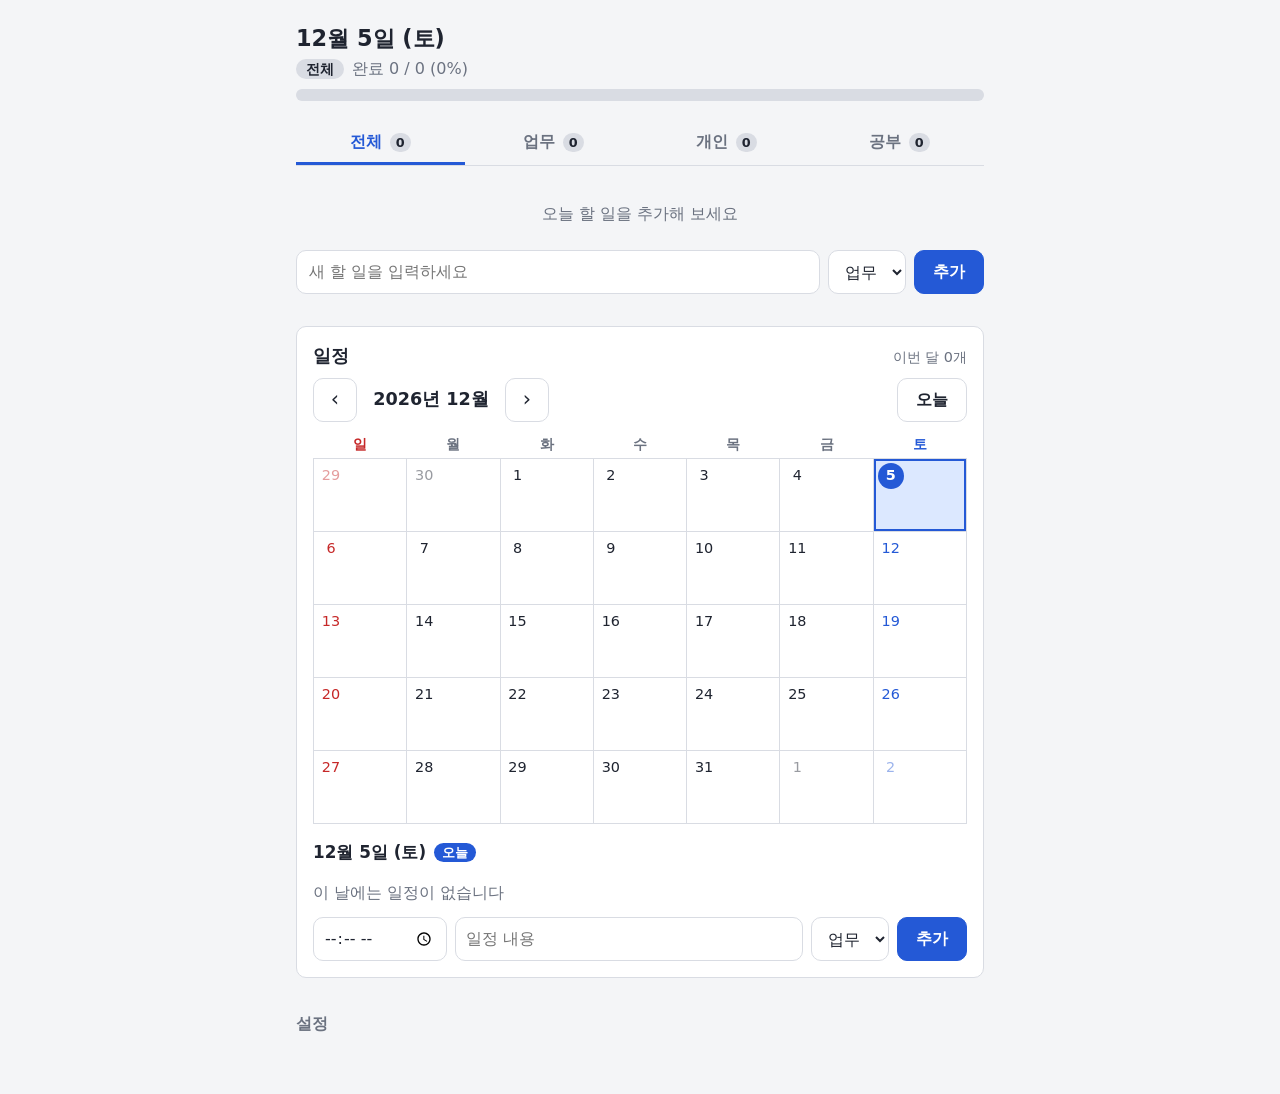
<file: index.html>
<!DOCTYPE html>
<html lang="ko">
<head>
  <meta charset="utf-8">
  <meta name="viewport" content="width=device-width, initial-scale=1">
  <title>할 일 관리</title>
  <meta name="theme-color" content="#2459d6">
  <link rel="manifest" href="manifest.json">
  <link rel="icon" type="image/png" href="icons/icon-192.png">
  <link rel="apple-touch-icon" href="icons/apple-touch-icon.png">
  <meta name="apple-mobile-web-app-capable" content="yes">
  <meta name="mobile-web-app-capable" content="yes">
  <meta name="apple-mobile-web-app-title" content="할 일">
  <link rel="stylesheet" href="style.css">
  <script src="app.js" defer></script>
</head>
<body>
  <main class="app">
    <!-- 1. 알림 배너 (확인 전에는 닫히지 않음) -->
    <div class="banner" id="reminder-banner" role="status" hidden>
      <div class="banner__body">
        <p class="banner__text">오늘 할 일 <strong id="reminder-count">0</strong>개<span id="reminder-ev-part" hidden>, 일정 <strong id="reminder-ev-count">0</strong>개</span>를 확인하세요</p>
        <ul class="banner__events" id="reminder-events" aria-label="오늘 일정" hidden></ul>
      </div>
      <button type="button" class="btn btn--primary" id="reminder-ack">확인</button>
    </div>

    <!-- 새 버전 안내 (서비스 워커가 있는 환경에서만 나타남) -->
    <div class="banner banner--update" id="update-banner" role="status" hidden>
      <p class="banner__text">새 버전이 있습니다</p>
      <button type="button" class="btn btn--primary" id="update-reload">새로고침</button>
    </div>

    <!-- 저장 실패 경고 -->
    <p class="warning" id="storage-warning" role="alert" hidden>저장할 수 없습니다. 사생활 모드인지 확인하세요</p>

    <!-- 2. 진행률 -->
    <section class="progress" aria-labelledby="progress-title">
      <h1 id="progress-title" class="progress__date">
        <time datetime="2026-11-22">2026년 11월 22일 (일)</time>
      </h1>
      <p class="progress__summary" id="progress-summary">
        <span class="progress__scope" id="progress-scope">전체</span>
        <span id="progress-text">완료 0 / 0 (0%)</span>
      </p>
      <progress class="progress__bar" id="progress-bar" value="0" max="100" aria-label="전체 진행률">0%</progress>
      <p class="progress__done" id="progress-done" role="status"></p>
    </section>

    <!-- 3. 카테고리 탭 -->
    <div class="tabs" id="tabs" role="tablist" aria-label="카테고리 필터">
      <button type="button" class="tab" role="tab" id="tab-all" data-tab="all" aria-selected="true" tabindex="0" aria-controls="todo-list">
        전체 <span class="tab__count">0</span>
      </button>
      <button type="button" class="tab" role="tab" id="tab-work" data-tab="work" aria-selected="false" tabindex="-1" aria-controls="todo-list">
        업무 <span class="tab__count">0</span>
      </button>
      <button type="button" class="tab" role="tab" id="tab-personal" data-tab="personal" aria-selected="false" tabindex="-1" aria-controls="todo-list">
        개인 <span class="tab__count">0</span>
      </button>
      <button type="button" class="tab" role="tab" id="tab-study" data-tab="study" aria-selected="false" tabindex="-1" aria-controls="todo-list">
        공부 <span class="tab__count">0</span>
      </button>
    </div>

    <!-- 5. 할 일 목록 (항목은 app.js의 render()가 그림) -->
    <ul class="todo-list" id="todo-list" role="tabpanel" aria-labelledby="tab-all"></ul>
    <p class="empty" id="empty-state" hidden>오늘 할 일을 추가해 보세요</p>

    <!-- 4. 입력 줄 (모바일에서는 하단 고정) -->
    <form class="add-form" id="add-form" autocomplete="off" novalidate>
      <label class="add-form__title" for="new-title">
        <span class="visually-hidden">새 할 일</span>
        <input type="text" id="new-title" name="title" maxlength="100" required placeholder="새 할 일을 입력하세요">
      </label>
      <label class="add-form__category" for="new-category">
        <span class="visually-hidden">카테고리</span>
        <select id="new-category" name="category">
          <option value="work">업무</option>
          <option value="personal">개인</option>
          <option value="study">공부</option>
        </select>
      </label>
      <button type="submit" class="btn btn--primary">추가</button>
    </form>

    <!-- 6. 일정 (달력과 칸은 app.js의 renderSchedule()이 그림) -->
    <section class="schedule" id="schedule" aria-labelledby="schedule-title">
      <div class="schedule__head">
        <h2 id="schedule-title" class="schedule__title">일정</h2>
        <span class="schedule__count" id="month-count">이번 달 0개</span>
      </div>
      <div class="cal-nav">
        <button type="button" class="cal-nav__btn" id="cal-prev" aria-label="이전 달">‹</button>
        <h3 class="cal-nav__month" id="cal-month" aria-live="polite">2026년 11월</h3>
        <button type="button" class="cal-nav__btn" id="cal-next" aria-label="다음 달">›</button>
        <button type="button" class="btn cal-nav__today" id="cal-today">오늘</button>
      </div>
      <table class="cal" role="grid" aria-labelledby="cal-month">
        <thead>
          <tr>
            <th scope="col" class="is-sun"><abbr title="일요일">일</abbr></th>
            <th scope="col"><abbr title="월요일">월</abbr></th>
            <th scope="col"><abbr title="화요일">화</abbr></th>
            <th scope="col"><abbr title="수요일">수</abbr></th>
            <th scope="col"><abbr title="목요일">목</abbr></th>
            <th scope="col"><abbr title="금요일">금</abbr></th>
            <th scope="col" class="is-sat"><abbr title="토요일">토</abbr></th>
          </tr>
        </thead>
        <tbody id="cal-body"></tbody>
      </table>

      <div class="day" aria-labelledby="day-title">
        <h3 class="day__title" id="day-title">11월 22일 (일)</h3>
        <ul class="event-list" id="event-list"></ul>
        <p class="day__empty" id="event-empty" hidden>이 날에는 일정이 없습니다</p>
        <form class="event-form" id="event-form" autocomplete="off" novalidate>
          <label class="event-form__time" for="event-time">
            <span class="visually-hidden">시각(선택)</span>
            <input type="time" id="event-time" name="time">
          </label>
          <label class="event-form__title" for="event-title">
            <span class="visually-hidden">일정 내용</span>
            <input type="text" id="event-title" name="title" maxlength="100" required placeholder="일정 내용">
          </label>
          <label class="event-form__category" for="event-category">
            <span class="visually-hidden">일정 카테고리</span>
            <select id="event-category" name="category">
              <option value="work">업무</option>
              <option value="personal">개인</option>
              <option value="study">공부</option>
            </select>
          </label>
          <button type="submit" class="btn btn--primary">추가</button>
        </form>
      </div>
    </section>

    <!-- 설정 -->
    <details class="settings" id="settings">
      <summary>설정</summary>
      <div class="settings__body">
        <label class="settings__row" for="reminder-time">
          <span>알림 시각 (매일)</span>
          <input type="time" id="reminder-time" value="08:00">
        </label>
        <div class="settings__row" id="notify-row" hidden>
          <span>시스템 알림</span>
          <button type="button" class="btn" id="notify-btn">알림 켜기</button>
        </div>
        <p class="settings__status" id="notify-status"></p>
        <div class="settings__row settings__row--backup">
          <span>백업</span>
          <span class="settings__buttons">
            <button type="button" class="btn" id="export-btn">내보내기</button>
            <button type="button" class="btn" id="import-btn">가져오기</button>
            <input type="file" id="import-file" accept=".json,application/json" hidden>
          </span>
        </div>
        <p class="settings__status" id="backup-msg" aria-live="polite"></p>
      </div>
    </details>
  </main>

  <!-- 삭제 실행 취소 토스트 (항상 존재하는 live 영역) -->
  <div class="toast" id="toast" aria-live="polite"></div>
</body>
</html>
</file>
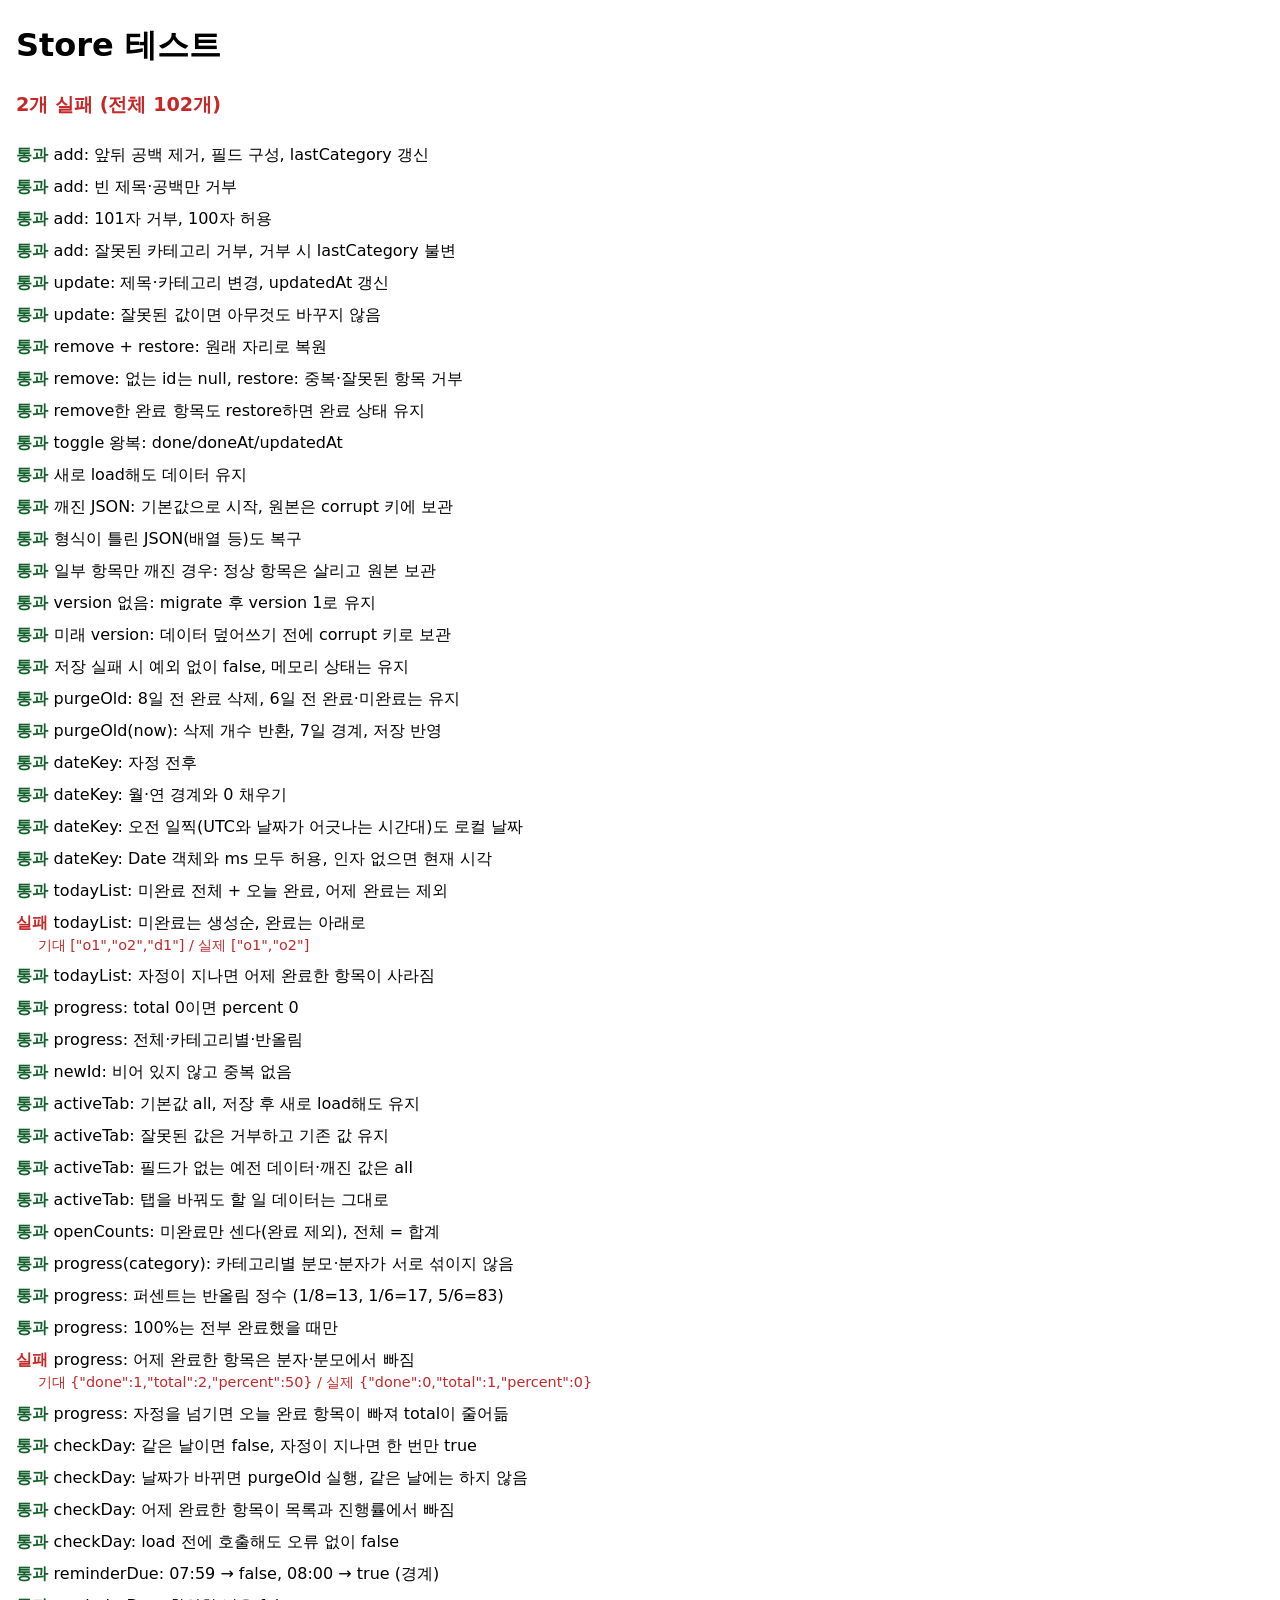
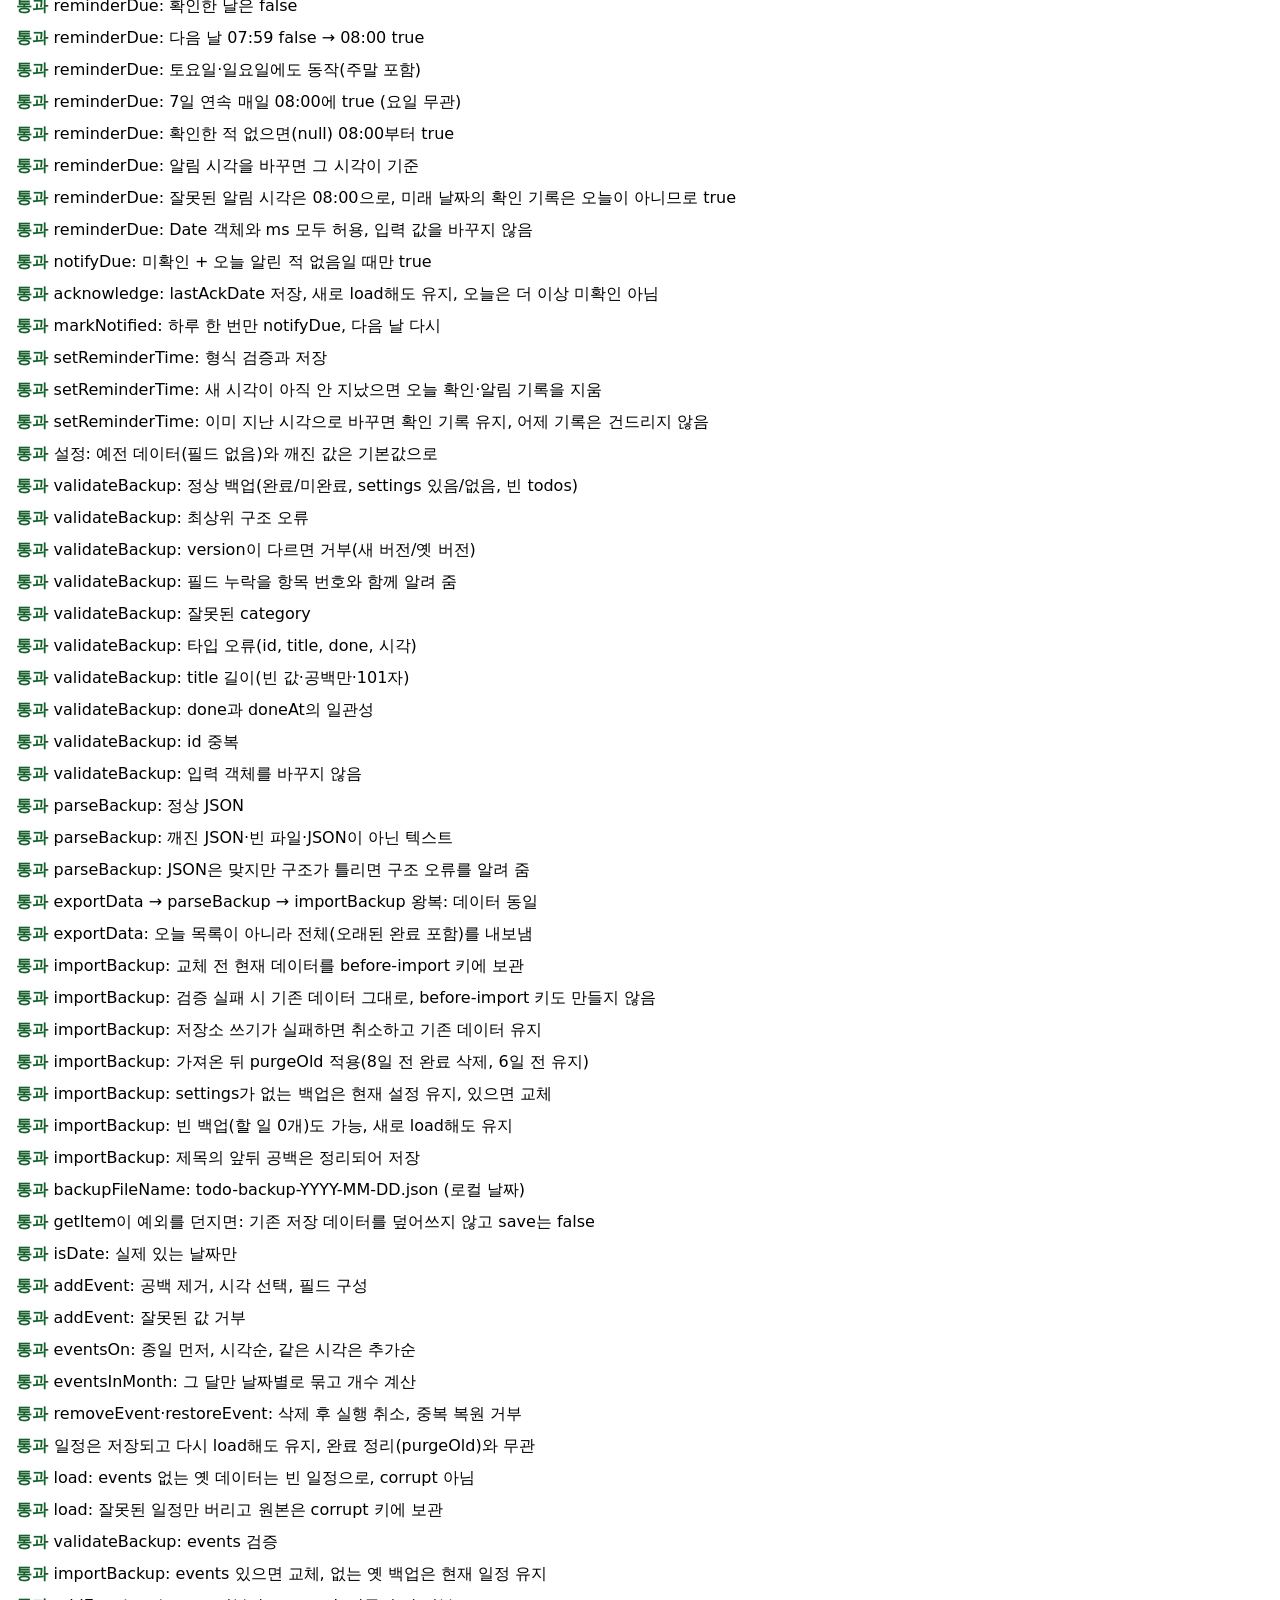
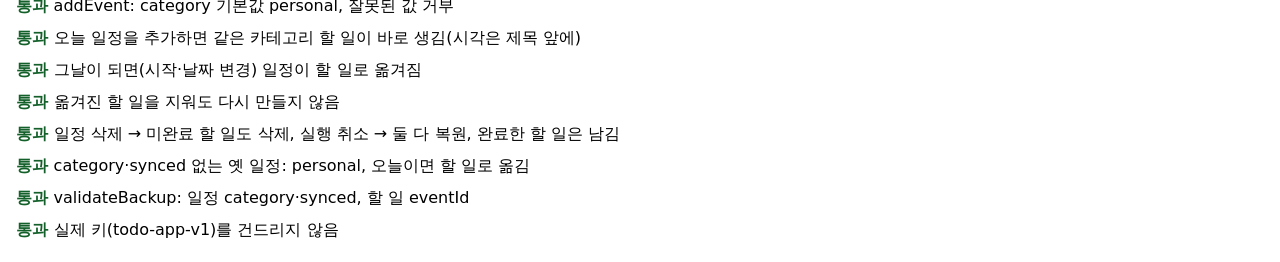
<file: tests.html>
<!DOCTYPE html>
<html lang="ko">
<head>
  <meta charset="utf-8">
  <meta name="viewport" content="width=device-width, initial-scale=1">
  <title>Store 테스트</title>
  <style>
    body { font-family: system-ui, -apple-system, "Malgun Gothic", sans-serif; margin: 16px; line-height: 1.5; }
    #summary { font-size: 1.2rem; font-weight: 700; }
    #summary.pass { color: #14602a; }
    #summary.fail { color: #c62828; }
    ul { list-style: none; padding: 0; }
    li { padding: 4px 0; }
    .pass-mark { color: #14602a; font-weight: 700; }
    .fail-mark { color: #c62828; font-weight: 700; }
    .msg { color: #c62828; margin-left: 1.5em; font-size: 0.9rem; white-space: pre-wrap; }
  </style>
  <!-- 화면 요소(#todo-list)가 없으므로 app.js는 Store만 정의한다 -->
  <script src="app.js"></script>
</head>
<body>
  <h1>Store 테스트</h1>
  <p id="summary">실행 중…</p>
  <ul id="results"></ul>

  <script>
    var TEST_KEY = 'todo-app-test-v1';          // 실제 키("todo-app-v1")와 분리
    var CORRUPT_KEY = TEST_KEY + '-corrupt';
    var BEFORE_KEY = TEST_KEY + '-before-import';
    var REAL_KEY = 'todo-app-v1';
    var realBefore = localStorage.getItem(REAL_KEY);
    var realBeforeImport = localStorage.getItem(REAL_KEY + '-before-import');

    var results = [];
    function test(name, fn) {
      try { reset(); fn(); results.push({ name: name, ok: true }); }
      catch (e) { results.push({ name: name, ok: false, msg: e.message }); }
    }
    function ok(cond, msg) { if (!cond) throw new Error(msg || '조건 불일치'); }
    function eq(actual, expected, msg) {
      if (JSON.stringify(actual) !== JSON.stringify(expected)) {
        throw new Error((msg ? msg + ': ' : '') + '기대 ' + JSON.stringify(expected) + ' / 실제 ' + JSON.stringify(actual));
      }
    }
    function reset() {
      Store.configure({ key: TEST_KEY, clock: null });
      localStorage.removeItem(TEST_KEY);
      localStorage.removeItem(CORRUPT_KEY);
      localStorage.removeItem(BEFORE_KEY);
      Store.load();
    }
    // 로컬 시간 기준 ms
    function L(y, m, d, h, mi, s, ms) { return new Date(y, m - 1, d, h || 0, mi || 0, s || 0, ms || 0).getTime(); }
    function setNow(ms) { Store.configure({ clock: function () { return ms; } }); }
    // 저장소를 직접 써서 상태를 만든 뒤 새로 load
    function seed(obj) { localStorage.setItem(TEST_KEY, JSON.stringify(obj)); Store.load(); }
    function todo(id, o) {
      return { id: id, title: o.title || id, category: o.category || 'work', done: !!o.done,
        createdAt: o.createdAt, doneAt: o.doneAt === undefined ? null : o.doneAt, updatedAt: o.createdAt };
    }
    var DAY = 24 * 60 * 60 * 1000;

    /* ---- 추가 ---- */
    test('add: 앞뒤 공백 제거, 필드 구성, lastCategory 갱신', function () {
      setNow(1000);
      var t = Store.add('  우유 사기  ', 'personal');
      ok(t, 'add가 null');
      eq(t.title, '우유 사기');
      eq([t.category, t.done, t.doneAt, t.createdAt, t.updatedAt], ['personal', false, null, 1000, 1000]);
      ok(typeof t.id === 'string' && t.id.length > 0, 'id 없음');
      eq(Store.getSettings().lastCategory, 'personal');
    });
    test('add: 빈 제목·공백만 거부', function () {
      eq(Store.add('', 'work'), null);
      eq(Store.add('   ', 'work'), null);
      eq(Store.add(null, 'work'), null);
      eq(Store.todayList().length, 0);
    });
    test('add: 101자 거부, 100자 허용', function () {
      eq(Store.add(new Array(102).join('가'), 'work'), null, '101자');
      ok(Store.add(new Array(101).join('가'), 'work'), '100자는 허용');
      eq(Store.todayList().length, 1);
    });
    test('add: 잘못된 카테고리 거부, 거부 시 lastCategory 불변', function () {
      eq(Store.add('x', 'play'), null);
      eq(Store.add('x'), null);
      eq(Store.getSettings().lastCategory, 'work');
    });

    /* ---- 수정 ---- */
    test('update: 제목·카테고리 변경, updatedAt 갱신', function () {
      setNow(1000); var t = Store.add('a', 'work');
      setNow(2000); var u = Store.update(t.id, { title: ' b ', category: 'study' });
      eq([u.title, u.category, u.updatedAt, u.createdAt], ['b', 'study', 2000, 1000]);
    });
    test('update: 잘못된 값이면 아무것도 바꾸지 않음', function () {
      var t = Store.add('a', 'work');
      eq(Store.update(t.id, { title: '   ' }), null, '빈 제목');
      eq(Store.update(t.id, { title: new Array(102).join('x') }), null, '101자');
      eq(Store.update(t.id, { title: 'ok', category: 'nope' }), null, '잘못된 카테고리');
      eq(Store.update('없는-id', { title: 'z' }), null, '없는 id');
      var cur = Store.todayList()[0];
      eq([cur.title, cur.category], ['a', 'work']);
    });

    /* ---- 삭제·복원 ---- */
    test('remove + restore: 원래 자리로 복원', function () {
      setNow(1000); var a = Store.add('a', 'work');
      setNow(2000); var b = Store.add('b', 'work');
      setNow(3000); var c = Store.add('c', 'work');
      var removed = Store.remove(b.id);
      eq(removed.id, b.id);
      eq(Store.todayList().map(function (x) { return x.title; }), ['a', 'c']);
      ok(Store.restore(removed), 'restore 실패');
      eq(Store.todayList().map(function (x) { return x.title; }), ['a', 'b', 'c']);
    });
    test('remove: 없는 id는 null, restore: 중복·잘못된 항목 거부', function () {
      var a = Store.add('a', 'work');
      eq(Store.remove('없음'), null);
      eq(Store.restore(a), false, '이미 존재');
      eq(Store.restore({ id: 'x', title: '' }), false, '잘못된 항목');
    });
    test('remove한 완료 항목도 restore하면 완료 상태 유지', function () {
      setNow(1000); var a = Store.add('a', 'work');
      setNow(2000); Store.toggle(a.id);
      var r = Store.remove(a.id);
      Store.restore(r);
      var cur = Store.todayList()[0];
      eq([cur.done, cur.doneAt], [true, 2000]);
    });

    /* ---- 완료 토글 ---- */
    test('toggle 왕복: done/doneAt/updatedAt', function () {
      setNow(1000); var t = Store.add('a', 'work');
      setNow(5000); var d = Store.toggle(t.id);
      eq([d.done, d.doneAt, d.updatedAt], [true, 5000, 5000]);
      setNow(9000); var u = Store.toggle(t.id);
      eq([u.done, u.doneAt, u.updatedAt], [false, null, 9000]);
      eq(Store.toggle('없음'), null);
    });

    /* ---- 저장·불러오기 ---- */
    test('새로 load해도 데이터 유지', function () {
      setNow(1000); var a = Store.add('a', 'study');
      setNow(2000); Store.add('b', 'personal');
      setNow(3000); Store.toggle(a.id);
      var before = Store.todayList();
      var settingsBefore = Store.getSettings();
      Store.configure({ key: TEST_KEY });   // 메모리 상태 폐기
      ok(Store.load() === true, 'load가 정상 아님');
      eq(Store.todayList(), before);
      eq(Store.getSettings(), settingsBefore);
      eq(JSON.parse(localStorage.getItem(TEST_KEY)).version, 1);
    });
    test('깨진 JSON: 기본값으로 시작, 원본은 corrupt 키에 보관', function () {
      localStorage.setItem(TEST_KEY, '{broken json');
      eq(Store.load(), false, '복구 표시');
      eq(Store.todayList().length, 0);
      eq(localStorage.getItem(CORRUPT_KEY), '{broken json');
      ok(Store.add('복구 후 추가', 'work'), '복구 후 add 실패');
      eq(JSON.parse(localStorage.getItem(TEST_KEY)).todos.length, 1);
      eq(localStorage.getItem(CORRUPT_KEY), '{broken json', '원본 유지');
    });
    test('형식이 틀린 JSON(배열 등)도 복구', function () {
      localStorage.setItem(TEST_KEY, '[1,2,3]');
      eq(Store.load(), false);
      eq(localStorage.getItem(CORRUPT_KEY), '[1,2,3]');
      eq(Store.todayList().length, 0);
    });
    test('일부 항목만 깨진 경우: 정상 항목은 살리고 원본 보관', function () {
      var good = todo('g', { createdAt: 1000 });
      var raw = JSON.stringify({ version: 1, todos: [good, { id: 'bad', title: '', category: 'work', createdAt: 1 }], settings: {} });
      localStorage.setItem(TEST_KEY, raw);
      eq(Store.load(), false);
      eq(Store.todayList().map(function (x) { return x.id; }), ['g']);
      eq(localStorage.getItem(CORRUPT_KEY), raw);
    });
    test('version 없음: migrate 후 version 1로 유지', function () {
      localStorage.setItem(TEST_KEY, JSON.stringify({ todos: [todo('a', { createdAt: 1000 })] }));
      eq(Store.load(), true);
      eq(Store.todayList().length, 1);
      Store.save();
      eq(JSON.parse(localStorage.getItem(TEST_KEY)).version, 1);
    });
    test('미래 version: 데이터 덮어쓰기 전에 corrupt 키로 보관', function () {
      var raw = JSON.stringify({ version: 2, todos: [todo('a', { createdAt: 1000 })], settings: {} });
      localStorage.setItem(TEST_KEY, raw);
      eq(Store.load(), false);
      eq(localStorage.getItem(CORRUPT_KEY), raw);
      eq(Store.todayList().length, 0);
    });
    test('저장 실패 시 예외 없이 false, 메모리 상태는 유지', function () {
      var orig = Storage.prototype.setItem;
      Storage.prototype.setItem = function () { throw new Error('QuotaExceeded'); };
      try {
        var t = Store.add('a', 'work');
        ok(t, '저장 실패여도 add는 메모리에 반영');
        eq(Store.save(), false, 'save 반환값');
        eq(Store.saveOk(), false, 'saveOk');
        eq(Store.todayList().length, 1);
      } finally { Storage.prototype.setItem = orig; }
      eq(Store.save(), true, '복구 후 save');
      eq(Store.saveOk(), true);
    });

    /* ---- 오래된 완료 항목 정리 ---- */
    test('purgeOld: 8일 전 완료 삭제, 6일 전 완료·미완료는 유지', function () {
      var now = L(2026, 11, 22, 12);
      setNow(now);
      seed({ version: 1, settings: {}, todos: [
        todo('old8', { createdAt: now - 20 * DAY, done: true, doneAt: now - 8 * DAY }),
        todo('keep6', { createdAt: now - 20 * DAY, done: true, doneAt: now - 6 * DAY }),
        todo('open', { createdAt: now - 30 * DAY })
      ] });
      // load가 이미 한 번 정리했으므로 저장소 내용으로 확인
      var ids = JSON.parse(localStorage.getItem(TEST_KEY)).todos.map(function (x) { return x.id; });
      eq(ids.sort(), ['keep6', 'open']);   // old8만 삭제됨 (저장 순서는 생성순)
    });
    test('purgeOld(now): 삭제 개수 반환, 7일 경계, 저장 반영', function () {
      var now = L(2026, 11, 22, 12);
      setNow(now);
      seed({ version: 1, settings: {}, todos: [
        todo('a', { createdAt: 1, done: true, doneAt: now - 7 * DAY + 1 }),   // 7일이 되기 1ms 전
        todo('b', { createdAt: 2, done: true, doneAt: now - 7 * DAY })        // 정확히 7일
      ] });
      eq(JSON.parse(localStorage.getItem(TEST_KEY)).todos.map(function (x) { return x.id; }), ['a'], 'load 후');
      eq(Store.purgeOld(now), 0);
      eq(Store.purgeOld(now + 1), 1, '1ms 뒤 7일 경과');
      eq(JSON.parse(localStorage.getItem(TEST_KEY)).todos.length, 0, '저장 반영');
    });

    /* ---- 날짜 ---- */
    test('dateKey: 자정 전후', function () {
      eq(Store.dateKey(L(2026, 11, 22, 23, 59, 59, 999)), '2026-11-22');
      eq(Store.dateKey(L(2026, 11, 23, 0, 0, 0, 0)), '2026-11-23');
    });
    test('dateKey: 월·연 경계와 0 채우기', function () {
      eq(Store.dateKey(L(2026, 12, 31, 23, 59, 59, 999)), '2026-12-31');
      eq(Store.dateKey(L(2027, 1, 1, 0, 0, 0, 0)), '2027-01-01');
      eq(Store.dateKey(L(2026, 1, 5, 9)), '2026-01-05');
    });
    test('dateKey: 오전 일찍(UTC와 날짜가 어긋나는 시간대)도 로컬 날짜', function () {
      [0, 1, 8, 9, 15, 23].forEach(function (h) {
        eq(Store.dateKey(new Date(2026, 10, 22, h, 30)), '2026-11-22', h + '시 30분');
      });
    });
    test('dateKey: Date 객체와 ms 모두 허용, 인자 없으면 현재 시각', function () {
      var ms = L(2026, 3, 9, 10);
      eq(Store.dateKey(new Date(ms)), Store.dateKey(ms));
      setNow(L(2026, 7, 4, 12));
      eq(Store.dateKey(), '2026-07-04');
    });

    /* ---- 오늘 할 일 ---- */
    test('todayList: 미완료 전체 + 오늘 완료, 어제 완료는 제외', function () {
      var now = L(2026, 11, 22, 15);
      setNow(now);
      seed({ version: 1, settings: {}, todos: [
        todo('yDone', { createdAt: 1, done: true, doneAt: L(2026, 11, 21, 23, 59, 59, 999) }),
        todo('tDone0', { createdAt: 2, done: true, doneAt: L(2026, 11, 22, 0, 0, 0, 0) }),
        todo('oldOpen', { createdAt: 3 })
      ] });
      eq(Store.todayList().map(function (x) { return x.id; }), ['oldOpen', 'tDone0']);
    });
    test('todayList: 미완료는 생성순, 완료는 아래로', function () {
      var now = L(2026, 11, 22, 15);
      seed({ version: 1, settings: {}, todos: [
        todo('d1', { createdAt: 100, done: true, doneAt: now - 1000 }),
        todo('o2', { createdAt: 300 }),
        todo('o1', { createdAt: 200 })
      ] });
      setNow(now);
      eq(Store.todayList().map(function (x) { return x.id; }), ['o1', 'o2', 'd1']);
    });
    test('todayList: 자정이 지나면 어제 완료한 항목이 사라짐', function () {
      setNow(L(2026, 11, 22, 23, 59, 0)); var t = Store.add('a', 'work'); Store.toggle(t.id);
      eq(Store.todayList().length, 1);
      setNow(L(2026, 11, 23, 0, 1, 0));
      eq(Store.todayList().length, 0);
    });

    /* ---- 진행률 ---- */
    test('progress: total 0이면 percent 0', function () {
      eq(Store.progress(), { done: 0, total: 0, percent: 0 });
      eq(Store.progress('work'), { done: 0, total: 0, percent: 0 });
    });
    test('progress: 전체·카테고리별·반올림', function () {
      var a = Store.add('a', 'work'), b = Store.add('b', 'work'), c = Store.add('c', 'study');
      Store.toggle(a.id);
      eq(Store.progress(), { done: 1, total: 3, percent: 33 });
      eq(Store.progress('work'), { done: 1, total: 2, percent: 50 });
      eq(Store.progress('study'), { done: 0, total: 1, percent: 0 });
      eq(Store.progress('personal'), { done: 0, total: 0, percent: 0 });
      eq(Store.progress('all'), { done: 1, total: 3, percent: 33 }, '알 수 없는 값은 전체');
      Store.toggle(b.id); Store.toggle(c.id);
      eq(Store.progress().percent, 100);
    });

    /* ---- id ---- */
    test('newId: 비어 있지 않고 중복 없음', function () {
      var seen = {}, i, id;
      for (i = 0; i < 2000; i++) {
        id = Store.newId();
        ok(typeof id === 'string' && id.length > 0, 'id 형식');
        ok(!seen[id], '중복 id');
        seen[id] = 1;
      }
    });

    /* ---- 선택한 탭(activeTab) ---- */
    test('activeTab: 기본값 all, 저장 후 새로 load해도 유지', function () {
      eq(Store.getSettings().activeTab, 'all');
      eq(Store.setActiveTab('study'), true);
      eq(JSON.parse(localStorage.getItem(TEST_KEY)).settings.activeTab, 'study', '저장됨');
      Store.configure({ key: TEST_KEY });
      Store.load();
      eq(Store.getSettings().activeTab, 'study');
    });
    test('activeTab: 잘못된 값은 거부하고 기존 값 유지', function () {
      Store.setActiveTab('work');
      eq(Store.setActiveTab('nope'), false);
      eq(Store.setActiveTab(undefined), false);
      eq(Store.getSettings().activeTab, 'work');
    });
    test('activeTab: 필드가 없는 예전 데이터·깨진 값은 all', function () {
      seed({ version: 1, todos: [], settings: { lastCategory: 'study' } });
      eq(Store.getSettings().activeTab, 'all', '필드 없음');
      eq(Store.getSettings().lastCategory, 'study', '다른 설정 유지');
      seed({ version: 1, todos: [], settings: { activeTab: 'zzz' } });
      eq(Store.getSettings().activeTab, 'all', '깨진 값');
    });
    test('activeTab: 탭을 바꿔도 할 일 데이터는 그대로', function () {
      Store.add('a', 'work');
      var before = Store.todayList();
      Store.setActiveTab('personal');
      eq(Store.todayList(), before);
    });

    /* ---- 탭별 미완료 개수 ---- */
    test('openCounts: 미완료만 센다(완료 제외), 전체 = 합계', function () {
      eq(Store.openCounts(), { all: 0, work: 0, personal: 0, study: 0 }, '비어 있을 때');
      var a = Store.add('a', 'work'), b = Store.add('b', 'work');
      Store.add('c', 'personal');
      var d = Store.add('d', 'study');
      eq(Store.openCounts(), { all: 4, work: 2, personal: 1, study: 1 });
      Store.toggle(a.id); Store.toggle(d.id);
      eq(Store.openCounts(), { all: 2, work: 1, personal: 1, study: 0 }, '완료 후');
      Store.toggle(a.id);
      eq(Store.openCounts().work, 2, '완료 해제 후');
      Store.remove(b.id);
      eq(Store.openCounts(), { all: 2, work: 1, personal: 1, study: 0 }, '삭제 후');
    });

    /* ---- progress(category) 추가 검증 ---- */
    test('progress(category): 카테고리별 분모·분자가 서로 섞이지 않음', function () {
      var w1 = Store.add('w1', 'work'), w2 = Store.add('w2', 'work'), w3 = Store.add('w3', 'work');
      var p1 = Store.add('p1', 'personal');
      Store.toggle(w1.id); Store.toggle(w2.id); Store.toggle(p1.id);
      eq(Store.progress('work'), { done: 2, total: 3, percent: 67 });
      eq(Store.progress('personal'), { done: 1, total: 1, percent: 100 });
      eq(Store.progress('study'), { done: 0, total: 0, percent: 0 });
      eq(Store.progress(), { done: 3, total: 4, percent: 75 });
    });
    test('progress: 퍼센트는 반올림 정수 (1/8=13, 1/6=17, 5/6=83)', function () {
      var ids = [];
      for (var i = 0; i < 8; i++) ids.push(Store.add('t' + i, 'work').id);
      Store.toggle(ids[0]);
      eq(Store.progress().percent, 13, '1/8=12.5→13');
      reset();
      ids = [];
      for (i = 0; i < 6; i++) ids.push(Store.add('t' + i, 'work').id);
      Store.toggle(ids[0]);
      eq(Store.progress().percent, 17, '1/6');
      for (i = 1; i < 5; i++) Store.toggle(ids[i]);
      eq(Store.progress().percent, 83, '5/6');
      ok(Number.isInteger(Store.progress().percent), '정수');
    });
    test('progress: 100%는 전부 완료했을 때만', function () {
      var a = Store.add('a', 'work'), b = Store.add('b', 'work');
      Store.toggle(a.id);
      ok(Store.progress().percent < 100, '절반');
      Store.toggle(b.id);
      eq(Store.progress(), { done: 2, total: 2, percent: 100 });
    });
    test('progress: 어제 완료한 항목은 분자·분모에서 빠짐', function () {
      var now = L(2026, 11, 22, 10);
      seed({ version: 1, settings: {}, todos: [
        todo('yDone', { createdAt: 1, category: 'work', done: true, doneAt: L(2026, 11, 21, 18) }),
        todo('tDone', { createdAt: 2, category: 'work', done: true, doneAt: L(2026, 11, 22, 9) }),
        todo('open', { createdAt: 3, category: 'work' })
      ] });
      eq(Store.progress('work', now), { done: 1, total: 2, percent: 50 });
      eq(Store.progress(undefined, now), { done: 1, total: 2, percent: 50 });
    });
    test('progress: 자정을 넘기면 오늘 완료 항목이 빠져 total이 줄어듦', function () {
      var t = L(2026, 11, 22, 23, 50);
      Store.configure({ clock: function () { return t; } });
      Store.load();
      var a = Store.add('a', 'work'), b = Store.add('b', 'work');
      Store.toggle(a.id);
      eq(Store.progress('work'), { done: 1, total: 2, percent: 50 }, '자정 전');
      t = L(2026, 11, 23, 0, 10);
      eq(Store.progress('work'), { done: 0, total: 1, percent: 0 }, '자정 후');
      eq(Store.openCounts().work, 1, '미완료 개수는 그대로');
    });

    /* ---- 날짜 변경 처리 (checkDay) ---- */
    test('checkDay: 같은 날이면 false, 자정이 지나면 한 번만 true', function () {
      var t = L(2026, 11, 22, 23, 58);
      Store.configure({ clock: function () { return t; } });
      Store.load();
      eq(Store.checkDay(), false, '로드 직후');
      t = L(2026, 11, 22, 23, 59, 59, 999);
      eq(Store.checkDay(), false, '자정 직전');
      t = L(2026, 11, 23, 0, 0, 0, 0);
      eq(Store.checkDay(), true, '자정 직후');
      eq(Store.checkDay(), false, '같은 새 날짜에서 다시 호출');
      t = L(2026, 11, 24, 8, 0);
      eq(Store.checkDay(), true, '이틀째');
    });
    test('checkDay: 날짜가 바뀌면 purgeOld 실행, 같은 날에는 하지 않음', function () {
      var t = L(2026, 11, 17, 22, 0);   // 완료 후 6일 23시간
      Store.configure({ clock: function () { return t; } });
      seed({ version: 1, settings: {}, todos: [
        todo('done', { createdAt: 1, done: true, doneAt: L(2026, 11, 10, 23, 0) }),
        todo('open', { createdAt: 2 })
      ] });
      eq(JSON.parse(localStorage.getItem(TEST_KEY)).todos.length, 2, '6일 23시간: 유지');
      t = L(2026, 11, 17, 23, 30);       // 7일 넘었지만 같은 날 → 아직 정리 안 함
      eq(Store.checkDay(), false);
      eq(JSON.parse(localStorage.getItem(TEST_KEY)).todos.length, 2, '같은 날: 정리 안 함');
      t = L(2026, 11, 18, 0, 1);         // 날짜 변경
      eq(Store.checkDay(), true);
      eq(JSON.parse(localStorage.getItem(TEST_KEY)).todos.map(function (x) { return x.id; }), ['open'], '날짜 변경: 정리됨');
    });
    test('checkDay: 어제 완료한 항목이 목록과 진행률에서 빠짐', function () {
      var t = L(2026, 11, 22, 21, 0);
      Store.configure({ clock: function () { return t; } });
      Store.load();
      var a = Store.add('끝낸 일', 'work'), b = Store.add('남은 일', 'work');
      Store.toggle(a.id);
      eq(Store.todayList().map(function (x) { return x.title; }), ['남은 일', '끝낸 일']);
      eq(Store.progress().done, 1);
      t = L(2026, 11, 23, 7, 0);
      eq(Store.checkDay(), true);
      eq(Store.todayList().map(function (x) { return x.title; }), ['남은 일']);
      eq(Store.progress(), { done: 0, total: 1, percent: 0 });
    });
    test('checkDay: load 전에 호출해도 오류 없이 false', function () {
      Store.configure({ key: TEST_KEY });
      eq(Store.checkDay(), false);
    });

    /* ---- 확인 알림: 미확인 상태 판단 (순수 함수) ---- */
    var S8 = { reminderTime: '08:00', lastAckDate: null, lastNotifiedDate: null };
    function due(s, ms) { return Store.reminderDue(s, ms); }
    function withAck(date, extra) {
      var o = { reminderTime: '08:00', lastAckDate: date, lastNotifiedDate: null };
      for (var k in extra) o[k] = extra[k];
      return o;
    }

    test('reminderDue: 07:59 → false, 08:00 → true (경계)', function () {
      eq(due(S8, L(2026, 11, 20, 7, 59, 59, 999)), false, '07:59:59.999');
      eq(due(S8, L(2026, 11, 20, 8, 0, 0, 0)), true, '08:00:00.000');
      eq(due(S8, L(2026, 11, 20, 7, 59)), false, '07:59');
      eq(due(S8, L(2026, 11, 20, 8, 0)), true, '08:00');
      eq(due(S8, L(2026, 11, 20, 23, 59)), true, '밤에도 미확인이면 계속 true');
      eq(due(S8, L(2026, 11, 20, 0, 0)), false, '자정 직후는 아직 아님');
    });
    test('reminderDue: 확인한 날은 false', function () {
      var s = withAck('2026-11-20');
      eq(due(s, L(2026, 11, 20, 8, 5)), false, '확인 직후');
      eq(due(s, L(2026, 11, 20, 23, 59, 59, 999)), false, '그날 자정 직전');
    });
    test('reminderDue: 다음 날 07:59 false → 08:00 true', function () {
      var s = withAck('2026-11-20');
      eq(due(s, L(2026, 11, 21, 0, 0)), false, '다음 날 자정');
      eq(due(s, L(2026, 11, 21, 7, 59, 59, 999)), false, '07:59:59.999');
      eq(due(s, L(2026, 11, 21, 8, 0)), true, '08:00');
    });
    test('reminderDue: 토요일·일요일에도 동작(주말 포함)', function () {
      eq(new Date(2026, 10, 21).getDay(), 6, '2026-11-21은 토요일');
      eq(new Date(2026, 10, 22).getDay(), 0, '2026-11-22는 일요일');
      var fri = withAck('2026-11-20');
      eq(due(fri, L(2026, 11, 21, 7, 59)), false, '토 07:59');
      eq(due(fri, L(2026, 11, 21, 8, 0)), true, '토 08:00');
      var sat = withAck('2026-11-21');
      eq(due(sat, L(2026, 11, 21, 12, 0)), false, '토 확인 후');
      eq(due(sat, L(2026, 11, 22, 7, 59)), false, '일 07:59');
      eq(due(sat, L(2026, 11, 22, 8, 0)), true, '일 08:00');
      var sun = withAck('2026-11-22');
      eq(due(sun, L(2026, 11, 23, 8, 0)), true, '월 08:00');
    });
    test('reminderDue: 7일 연속 매일 08:00에 true (요일 무관)', function () {
      var days = {};
      for (var i = 0; i < 7; i++) {
        var d = new Date(2026, 10, 16 + i);
        days[d.getDay()] = true;
        var prev = Store.dateKey(new Date(2026, 10, 15 + i));
        eq(due(withAck(prev), L(2026, 11, 16 + i, 8, 0)), true, '날짜 ' + (16 + i));
        eq(due(withAck(prev), L(2026, 11, 16 + i, 7, 59)), false, '날짜 ' + (16 + i) + ' 07:59');
      }
      eq(Object.keys(days).length, 7, '모든 요일 포함');
    });
    test('reminderDue: 확인한 적 없으면(null) 08:00부터 true', function () {
      eq(due({ reminderTime: '08:00', lastAckDate: null }, L(2026, 11, 20, 8, 0)), true);
      eq(due({ reminderTime: '08:00' }, L(2026, 11, 20, 8, 0)), true, 'lastAckDate 필드 없음');
    });
    test('reminderDue: 알림 시각을 바꾸면 그 시각이 기준', function () {
      var s = { reminderTime: '21:30', lastAckDate: null };
      eq(due(s, L(2026, 11, 20, 21, 29, 59, 999)), false);
      eq(due(s, L(2026, 11, 20, 21, 30)), true);
      s = { reminderTime: '00:00', lastAckDate: null };
      eq(due(s, L(2026, 11, 20, 0, 0)), true, '00:00');
      s = { reminderTime: '23:59', lastAckDate: null };
      eq(due(s, L(2026, 11, 20, 23, 58)), false);
      eq(due(s, L(2026, 11, 20, 23, 59)), true);
    });
    test('reminderDue: 잘못된 알림 시각은 08:00으로, 미래 날짜의 확인 기록은 오늘이 아니므로 true', function () {
      eq(due({ reminderTime: 'abc', lastAckDate: null }, L(2026, 11, 20, 7, 59)), false);
      eq(due({ reminderTime: 'abc', lastAckDate: null }, L(2026, 11, 20, 8, 0)), true);
      eq(due({ reminderTime: '08:00', lastAckDate: '2026-11-21' }, L(2026, 11, 20, 9, 0)), true, '시계가 되돌려진 경우');
    });
    test('reminderDue: Date 객체와 ms 모두 허용, 입력 값을 바꾸지 않음', function () {
      var s = withAck(null), snap = JSON.stringify(s);
      eq(due(s, new Date(2026, 10, 20, 8, 0)), true);
      eq(due(s, L(2026, 11, 20, 8, 0)), true);
      eq(JSON.stringify(s), snap, '인자 불변');
    });
    test('notifyDue: 미확인 + 오늘 알린 적 없음일 때만 true', function () {
      var t = L(2026, 11, 20, 8, 0);
      eq(Store.notifyDue(withAck(null), t), true);
      eq(Store.notifyDue(withAck(null, { lastNotifiedDate: '2026-11-20' }), t), false, '오늘 이미 알림');
      eq(Store.notifyDue(withAck(null, { lastNotifiedDate: '2026-11-19' }), t), true, '어제 알림');
      eq(Store.notifyDue(withAck(null), L(2026, 11, 20, 7, 59)), false, '시각 전');
      eq(Store.notifyDue(withAck('2026-11-20'), t), false, '이미 확인함');
    });

    /* ---- 확인 알림: 저장 ---- */
    test('acknowledge: lastAckDate 저장, 새로 load해도 유지, 오늘은 더 이상 미확인 아님', function () {
      var t = L(2026, 11, 20, 8, 30);
      Store.configure({ clock: function () { return t; } });
      Store.load();
      eq(Store.isReminderDue(), true, '확인 전');
      Store.acknowledge();
      eq(Store.getSettings().lastAckDate, '2026-11-20');
      eq(Store.isReminderDue(), false, '확인 후');
      Store.configure({ key: TEST_KEY });
      Store.load();
      eq(Store.isReminderDue(), false, '새로 load 후에도');
      eq(JSON.parse(localStorage.getItem(TEST_KEY)).settings.lastAckDate, '2026-11-20');
      t = L(2026, 11, 21, 8, 0);
      eq(Store.isReminderDue(), true, '다음 날 08:00');
    });
    test('markNotified: 하루 한 번만 notifyDue, 다음 날 다시', function () {
      var t = L(2026, 11, 20, 8, 1);
      Store.configure({ clock: function () { return t; } });
      Store.load();
      eq(Store.isNotifyDue(), true);
      Store.markNotified();
      eq(Store.getSettings().lastNotifiedDate, '2026-11-20');
      eq(Store.isNotifyDue(), false, '같은 날 다시 호출해도 false');
      eq(Store.isReminderDue(), true, '알림을 보내도 확인 전까지는 미확인');
      Store.configure({ key: TEST_KEY });
      Store.load();
      eq(Store.isNotifyDue(), false, '새로 load 후에도');
      t = L(2026, 11, 21, 8, 1);
      eq(Store.isNotifyDue(), true, '다음 날');
    });
    test('setReminderTime: 형식 검증과 저장', function () {
      eq(Store.setReminderTime('21:30'), true);
      eq(Store.getSettings().reminderTime, '21:30');
      eq(JSON.parse(localStorage.getItem(TEST_KEY)).settings.reminderTime, '21:30');
      ['', '8:00', '25:00', '08:60', '08:00:00', 'ab:cd', null, undefined, 800].forEach(function (bad) {
        eq(Store.setReminderTime(bad), false, String(bad));
      });
      eq(Store.getSettings().reminderTime, '21:30', '거부 후 값 유지');
    });
    test('setReminderTime: 새 시각이 아직 안 지났으면 오늘 확인·알림 기록을 지움', function () {
      var t = L(2026, 11, 20, 10, 0, 30);
      Store.configure({ clock: function () { return t; } });
      Store.load();
      Store.acknowledge(); Store.markNotified();
      eq(Store.isReminderDue(), false, '확인 후');
      Store.setReminderTime('10:01');
      eq(Store.getSettings().lastAckDate, null);
      eq(Store.getSettings().lastNotifiedDate, null);
      eq(Store.isReminderDue(), false, '10:00:30 — 아직 아님');
      t = L(2026, 11, 20, 10, 1, 0);
      eq(Store.isReminderDue(), true, '10:01 — 미확인');
      eq(Store.isNotifyDue(), true);
    });
    test('setReminderTime: 이미 지난 시각으로 바꾸면 확인 기록 유지, 어제 기록은 건드리지 않음', function () {
      var t = L(2026, 11, 20, 10, 0);
      Store.configure({ clock: function () { return t; } });
      Store.load();
      Store.acknowledge();
      Store.setReminderTime('09:00');
      eq(Store.getSettings().lastAckDate, '2026-11-20', '지난 시각');
      Store.setReminderTime('10:00');
      eq(Store.getSettings().lastAckDate, '2026-11-20', '같은 분');
      seed({ version: 1, todos: [], settings: { lastAckDate: '2026-11-19', lastNotifiedDate: '2026-11-19' } });
      Store.setReminderTime('22:00');
      eq([Store.getSettings().lastAckDate, Store.getSettings().lastNotifiedDate], ['2026-11-19', '2026-11-19'], '어제 기록 유지');
    });
    test('설정: 예전 데이터(필드 없음)와 깨진 값은 기본값으로', function () {
      seed({ version: 1, todos: [], settings: { lastCategory: 'study' } });
      eq([Store.getSettings().reminderTime, Store.getSettings().lastAckDate, Store.getSettings().lastNotifiedDate], ['08:00', null, null]);
      seed({ version: 1, todos: [], settings: { reminderTime: '99:99', lastAckDate: 5, lastNotifiedDate: {} } });
      eq([Store.getSettings().reminderTime, Store.getSettings().lastAckDate, Store.getSettings().lastNotifiedDate], ['08:00', null, null]);
    });

    /* ---- 백업: 검증 함수 ---- */
    function goodTodo(o) {
      var t = { id: 'a', title: '할 일', category: 'work', done: false, createdAt: 1000, doneAt: null, updatedAt: 1000 };
      for (var k in o) t[k] = o[k];
      return t;
    }
    function backup(todos, extra) {
      var b = { version: 1, todos: todos, settings: { reminderTime: '09:30', lastCategory: 'study', lastAckDate: null, lastNotifiedDate: null, activeTab: 'personal' } };
      for (var k in extra) b[k] = extra[k];
      return b;
    }
    function bad(obj, contains) {
      var r = Store.validateBackup(obj);
      eq(r.ok, false, '거부되어야 함');
      ok(typeof r.error === 'string' && r.error.length > 0 && r.error.indexOf('\n') === -1, '한 줄 메시지');
      if (contains) ok(r.error.indexOf(contains) !== -1, '메시지에 "' + contains + '" 포함: ' + r.error);
    }

    test('validateBackup: 정상 백업(완료/미완료, settings 있음/없음, 빈 todos)', function () {
      eq(Store.validateBackup(backup([goodTodo({}), goodTodo({ id: 'b', done: true, doneAt: 2000 })])).ok, true);
      eq(Store.validateBackup({ version: 1, todos: [goodTodo({})] }).ok, true, 'settings 없음');
      eq(Store.validateBackup({ version: 1, todos: [] }).ok, true, '빈 todos');
      eq(Store.validateBackup(backup([goodTodo({ title: '  앞뒤 공백  ' })])).ok, true, '공백 포함 제목');
      eq(Store.validateBackup(backup([goodTodo({ title: new Array(101).join('가') })])).ok, true, '100자');
    });
    test('validateBackup: 최상위 구조 오류', function () {
      bad(null); bad([]); bad('text'); bad(42);
      bad({ todos: [] }, 'version');
      bad({ version: '1', todos: [] }, 'version');
      bad({ version: 1 }, 'todos');
      bad({ version: 1, todos: {} }, 'todos');
      bad({ version: 1, todos: 'x' }, 'todos');
      bad({ version: 1, todos: [], settings: 5 }, 'settings');
      bad({ version: 1, todos: [], settings: [] }, 'settings');
    });
    test('validateBackup: version이 다르면 거부(새 버전/옛 버전)', function () {
      bad({ version: 2, todos: [] }, '새로운 버전');
      bad({ version: 0, todos: [] }, 'version');
    });
    test('validateBackup: 필드 누락을 항목 번호와 함께 알려 줌', function () {
      ['id', 'title', 'category', 'done', 'createdAt', 'updatedAt', 'doneAt'].forEach(function (f) {
        var t = goodTodo({}); delete t[f];
        bad(backup([goodTodo({ id: 'ok' }), t]), '2번째 할 일');
        bad(backup([goodTodo({ id: 'ok' }), t]), f);
      });
    });
    test('validateBackup: 잘못된 category', function () {
      bad(backup([goodTodo({ category: 'play' })]), 'category');
      bad(backup([goodTodo({ category: '' })]), 'category');
      bad(backup([goodTodo({ category: 'WORK' })]), 'category');
      bad(backup([goodTodo({ category: null })]), 'category');
    });
    test('validateBackup: 타입 오류(id, title, done, 시각)', function () {
      bad(backup([goodTodo({ id: 5 })]), 'id');
      bad(backup([goodTodo({ id: '' })]), 'id');
      bad(backup([goodTodo({ title: 5 })]), 'title');
      bad(backup([goodTodo({ done: 'false' })]), 'done');
      bad(backup([goodTodo({ done: 1 })]), 'done');
      bad(backup([goodTodo({ createdAt: '1000' })]), 'createdAt');
      bad(backup([goodTodo({ createdAt: NaN })]), 'createdAt');
      bad(backup([goodTodo({ updatedAt: null })]), 'updatedAt');
      bad(backup(['문자열']), '객체');
      bad(backup([null]), '객체');
    });
    test('validateBackup: title 길이(빈 값·공백만·101자)', function () {
      bad(backup([goodTodo({ title: '' })]), '비어');
      bad(backup([goodTodo({ title: '   ' })]), '비어');
      bad(backup([goodTodo({ title: new Array(102).join('가') })]), '100자');
    });
    test('validateBackup: done과 doneAt의 일관성', function () {
      bad(backup([goodTodo({ done: true, doneAt: null })]), 'doneAt');
      bad(backup([goodTodo({ done: true, doneAt: '어제' })]), 'doneAt');
      bad(backup([goodTodo({ done: false, doneAt: 5000 })]), 'doneAt');
    });
    test('validateBackup: id 중복', function () {
      bad(backup([goodTodo({ id: 'x' }), goodTodo({ id: 'x' })]), '중복');
    });
    test('validateBackup: 입력 객체를 바꾸지 않음', function () {
      var b = backup([goodTodo({})]), snap = JSON.stringify(b);
      Store.validateBackup(b);
      eq(JSON.stringify(b), snap);
    });

    /* ---- 백업: 파일 텍스트 해석 ---- */
    test('parseBackup: 정상 JSON', function () {
      var r = Store.parseBackup(JSON.stringify(backup([goodTodo({})])));
      eq(r.ok, true);
      eq(r.data.todos.length, 1);
    });
    test('parseBackup: 깨진 JSON·빈 파일·JSON이 아닌 텍스트', function () {
      ['{"version":1,"todos":[', '', '   ', 'hello', '<html></html>', '{version:1}', 'undefined'].forEach(function (txt) {
        var r = Store.parseBackup(txt);
        eq(r.ok, false, JSON.stringify(txt));
        ok(r.error.indexOf('JSON') !== -1, 'JSON 언급: ' + r.error);
      });
    });
    test('parseBackup: JSON은 맞지만 구조가 틀리면 구조 오류를 알려 줌', function () {
      var r = Store.parseBackup('{"version":1,"todos":[{"id":"a"}]}');
      eq(r.ok, false);
      ok(r.error.indexOf('1번째 할 일') !== -1, r.error);
      eq(Store.parseBackup('[]').ok, false);
      eq(Store.parseBackup('null').ok, false);
    });

    /* ---- 백업: 내보내기·가져오기(Store) ---- */
    test('exportData → parseBackup → importBackup 왕복: 데이터 동일', function () {
      setNow(L(2026, 11, 22, 10));
      var a = Store.add('가', 'work'); Store.add('나', 'personal'); Store.add('다', 'study');
      Store.toggle(a.id);
      Store.setActiveTab('study'); Store.setReminderTime('21:15');
      var text = Store.exportData();
      var snap = { list: Store.todayList(), settings: Store.getSettings(), stored: JSON.parse(localStorage.getItem(TEST_KEY)) };
      eq(JSON.parse(text), snap.stored, '내보낸 내용 = 저장된 전체 데이터');
      // 다른 데이터로 덮어쓴 뒤 복원
      Store.remove(a.id); Store.add('나중에 추가', 'work'); Store.setActiveTab('all'); Store.setReminderTime('06:00');
      var p = Store.parseBackup(text);
      eq(p.ok, true);
      var r = Store.importBackup(p.data);
      eq(r.ok, true); eq(r.total, 3); eq(r.purged, 0);
      eq(Store.todayList(), snap.list, '할 일 복원');
      eq(Store.getSettings(), snap.settings, '설정 복원');
      eq(JSON.parse(localStorage.getItem(TEST_KEY)), snap.stored, '저장소도 동일');
    });
    test('exportData: 오늘 목록이 아니라 전체(오래된 완료 포함)를 내보냄', function () {
      var now = L(2026, 11, 22, 12);
      setNow(now);
      seed({ version: 1, settings: {}, todos: [
        goodTodo({ id: 'y', category: 'study', done: true, createdAt: 1, doneAt: now - 2 * DAY, updatedAt: 1 }),
        goodTodo({ id: 'o', createdAt: 2, updatedAt: 2 })] });
      eq(Store.todayList().length, 1, '오늘 목록은 1개');
      eq(JSON.parse(Store.exportData()).todos.length, 2, '내보내기는 2개');
      eq(Store.todoCount(), 2);
    });
    test('importBackup: 교체 전 현재 데이터를 before-import 키에 보관', function () {
      setNow(L(2026, 11, 22, 10));
      Store.add('기존 1', 'work'); Store.add('기존 2', 'work');
      var before = JSON.parse(localStorage.getItem(TEST_KEY));
      eq(localStorage.getItem(BEFORE_KEY), null, '가져오기 전에는 없음');
      var r = Store.importBackup(backup([goodTodo({ id: 'n1', title: '새것' })]));
      eq(r.ok, true);
      eq(JSON.parse(localStorage.getItem(BEFORE_KEY)), before, '이전 데이터 그대로 보관');
      eq(Store.todayList().map(function (t) { return t.title; }), ['새것'], '교체됨');
      eq(JSON.parse(localStorage.getItem(TEST_KEY)).todos.length, 1, '저장소도 교체');
    });
    test('importBackup: 검증 실패 시 기존 데이터 그대로, before-import 키도 만들지 않음', function () {
      Store.add('지켜야 할 데이터', 'work');
      var before = localStorage.getItem(TEST_KEY);
      var r = Store.importBackup(backup([goodTodo({ category: 'play' })]));
      eq(r.ok, false);
      ok(r.error.indexOf('category') !== -1, r.error);
      eq(localStorage.getItem(TEST_KEY), before, '저장소 불변');
      eq(Store.todayList().length, 1, '메모리 불변');
      eq(localStorage.getItem(BEFORE_KEY), null, 'before-import 없음');
      eq(Store.importBackup(null).ok, false);
      eq(Store.importBackup({ version: 1 }).ok, false);
    });
    test('importBackup: 저장소 쓰기가 실패하면 취소하고 기존 데이터 유지', function () {
      Store.add('기존', 'work');
      var orig = Storage.prototype.setItem, snap = Store.todayList();
      Storage.prototype.setItem = function () { throw new Error('QuotaExceeded'); };
      var r;
      try { r = Store.importBackup(backup([goodTodo({ id: 'z', title: '새것' })])); }
      finally { Storage.prototype.setItem = orig; }
      eq(r.ok, false);
      eq(Store.todayList(), snap, '메모리 불변');
      eq(JSON.parse(localStorage.getItem(TEST_KEY)).todos.length, 1, '저장소 불변');
    });
    test('importBackup: 가져온 뒤 purgeOld 적용(8일 전 완료 삭제, 6일 전 유지)', function () {
      var now = L(2026, 11, 22, 12);
      setNow(now);
      var r = Store.importBackup(backup([
        goodTodo({ id: 'old8', done: true, doneAt: now - 8 * DAY, createdAt: 1 }),
        goodTodo({ id: 'keep6', done: true, doneAt: now - 6 * DAY, createdAt: 2 }),
        goodTodo({ id: 'open', createdAt: 3 })]));
      eq(r.ok, true); eq(r.total, 2); eq(r.purged, 1);
      eq(JSON.parse(localStorage.getItem(TEST_KEY)).todos.map(function (t) { return t.id; }).sort(), ['keep6', 'open']);
    });
    test('importBackup: settings가 없는 백업은 현재 설정 유지, 있으면 교체', function () {
      Store.setReminderTime('07:30'); Store.setActiveTab('work');
      Store.importBackup({ version: 1, todos: [goodTodo({})] });
      eq([Store.getSettings().reminderTime, Store.getSettings().activeTab], ['07:30', 'work'], 'settings 없음 → 유지');
      Store.importBackup(backup([goodTodo({})]));
      eq([Store.getSettings().reminderTime, Store.getSettings().activeTab, Store.getSettings().lastCategory], ['09:30', 'personal', 'study'], 'settings 있음 → 교체');
    });
    test('importBackup: 빈 백업(할 일 0개)도 가능, 새로 load해도 유지', function () {
      Store.add('a', 'work');
      eq(Store.importBackup({ version: 1, todos: [] }).ok, true);
      Store.configure({ key: TEST_KEY }); Store.load();
      eq(Store.todoCount(), 0);
    });
    test('importBackup: 제목의 앞뒤 공백은 정리되어 저장', function () {
      Store.importBackup(backup([goodTodo({ title: '  공백 제거  ' })]));
      eq(Store.todayList()[0].title, '공백 제거');
    });
    test('backupFileName: todo-backup-YYYY-MM-DD.json (로컬 날짜)', function () {
      eq(Store.backupFileName(L(2026, 11, 22, 0, 30)), 'todo-backup-2026-11-22.json');
      eq(Store.backupFileName(L(2026, 1, 5, 23, 59)), 'todo-backup-2026-01-05.json');
      setNow(L(2027, 3, 9, 8));
      eq(Store.backupFileName(), 'todo-backup-2027-03-09.json', '인자 없으면 현재');
    });

    /* ---- 저장소 읽기 실패 ---- */
    test('getItem이 예외를 던지면: 기존 저장 데이터를 덮어쓰지 않고 save는 false', function () {
      var orig = JSON.stringify({ version: 1, settings: {}, todos: [goodTodo({ id: 'keep', title: '지켜야 함' })] });
      localStorage.setItem(TEST_KEY, orig);
      var realGet = Storage.prototype.getItem;
      Storage.prototype.getItem = function () { throw new Error('denied'); };
      try {
        Store.configure({ key: TEST_KEY });
        Store.load();
        var t = Store.add('새 항목', 'work');
        ok(t, '메모리에는 추가됨');
        eq(Store.save(), false, 'save 반환값');
        eq(Store.saveOk(), false, 'saveOk');
        Store.toggle(t.id); Store.remove(t.id);
      } finally { Storage.prototype.getItem = realGet; }
      eq(localStorage.getItem(TEST_KEY), orig, '저장소는 그대로');
      Store.configure({ key: TEST_KEY });
      Store.load();
      eq(Store.todayList().map(function (x) { return x.id; }), ['keep'], '다시 읽으면 원래 데이터');
      eq(Store.save(), true, '읽기가 정상이면 저장도 정상');
    });

    /* ---- 일정 ---- */
    function goodEvent(o) {
      var e = { id: 'e1', date: '2026-11-22', time: null, title: '일정', createdAt: 1000 };
      for (var k in o) e[k] = o[k];
      return e;
    }
    test('isDate: 실제 있는 날짜만', function () {
      eq(['2026-11-22', '2024-02-29', '2026-02-29', '2026-13-01', '2026-11-31', '2026-1-5', '', null, 20261122].map(Store.isDate),
        [true, true, false, false, false, false, false, false, false]);
    });
    test('addEvent: 공백 제거, 시각 선택, 필드 구성', function () {
      setNow(5000);
      var e = Store.addEvent('2026-11-22', '', '  회의  ');
      ok(e, 'addEvent가 null');
      eq([e.date, e.time, e.title, e.createdAt], ['2026-11-22', null, '회의', 5000]);
      ok(typeof e.id === 'string' && e.id.length > 0, 'id 없음');
      eq(Store.addEvent('2026-11-22', '14:30', '점심').time, '14:30');
      eq(Store.addEvent('2026-11-22', null, '종일').time, null);
      eq(Store.eventCount(), 3);
    });
    test('addEvent: 잘못된 값 거부', function () {
      eq(Store.addEvent('2026-11-22', '', '   '), null, '빈 내용');
      eq(Store.addEvent('2026-11-22', '', new Array(102).join('가')), null, '101자');
      eq(Store.addEvent('2026-02-30', '', '없는 날'), null, '없는 날짜');
      eq(Store.addEvent('2026-11-22', '25:00', '시각'), null, '잘못된 시각');
      eq(Store.eventCount(), 0);
    });
    test('eventsOn: 종일 먼저, 시각순, 같은 시각은 추가순', function () {
      setNow(1); Store.addEvent('2026-11-22', '15:00', 'c');
      setNow(2); Store.addEvent('2026-11-22', '09:00', 'a');
      setNow(3); Store.addEvent('2026-11-22', '', '종일');
      setNow(4); Store.addEvent('2026-11-22', '09:00', 'b');
      setNow(5); Store.addEvent('2026-11-23', '08:00', '다른 날');
      eq(Store.eventsOn('2026-11-22').map(function (e) { return e.title; }), ['종일', 'a', 'b', 'c']);
      eq(Store.eventsOn('2026-11-24'), []);
    });
    test('eventsInMonth: 그 달만 날짜별로 묶고 개수 계산', function () {
      Store.addEvent('2026-11-01', '', 'a');
      Store.addEvent('2026-11-30', '', 'b');
      Store.addEvent('2026-11-30', '10:00', 'c');
      Store.addEvent('2026-12-01', '', '다음 달');
      Store.addEvent('2026-10-31', '', '지난 달');
      var m = Store.eventsInMonth(2026, 11);
      eq(m.total, 3);
      eq(Object.keys(m.byDate).sort(), ['2026-11-01', '2026-11-30']);
      eq(m.byDate['2026-11-30'].map(function (e) { return e.title; }), ['b', 'c']);
      eq(Store.eventsInMonth(2027, 1).total, 0);
    });
    test('removeEvent·restoreEvent: 삭제 후 실행 취소, 중복 복원 거부', function () {
      var e = Store.addEvent('2026-11-22', '10:00', '치과');
      var removed = Store.removeEvent(e.id);
      eq(removed, e, '삭제한 일정 반환');
      eq(Store.eventCount(), 0);
      eq(Store.removeEvent(e.id), null, '없는 id');
      eq(Store.restoreEvent(removed), true);
      eq(Store.eventsOn('2026-11-22'), [e], '복원');
      eq(Store.restoreEvent(removed), false, '이미 있음');
    });
    test('일정은 저장되고 다시 load해도 유지, 완료 정리(purgeOld)와 무관', function () {
      var now = L(2026, 11, 22, 12);
      setNow(now);
      Store.addEvent('2025-01-01', '', '아주 옛날 일정');
      Store.configure({ key: TEST_KEY });
      setNow(now + 30 * DAY);
      Store.load();
      eq(Store.eventsOn('2025-01-01').length, 1);
      eq(JSON.parse(localStorage.getItem(TEST_KEY)).version, 1, 'version은 1 그대로');
    });
    test('load: events 없는 옛 데이터는 빈 일정으로, corrupt 아님', function () {
      seed({ version: 1, settings: {}, todos: [todo('a', { createdAt: 1 })] });
      eq(Store.eventCount(), 0);
      eq(localStorage.getItem(CORRUPT_KEY), null);
    });
    test('load: 잘못된 일정만 버리고 원본은 corrupt 키에 보관', function () {
      var raw = JSON.stringify({ version: 1, settings: {}, todos: [], events: [goodEvent({}), goodEvent({ id: 'x', date: '2026-02-30' })] });
      localStorage.setItem(TEST_KEY, raw);
      eq(Store.load(), false);
      eq(Store.eventCount(), 1);
      eq(localStorage.getItem(CORRUPT_KEY), raw);
    });
    test('validateBackup: events 검증', function () {
      eq(Store.validateBackup({ version: 1, todos: [], events: [goodEvent({}), goodEvent({ id: 'e2', time: '08:30' })] }).ok, true);
      bad({ version: 1, todos: [], events: {} }, 'events');
      bad({ version: 1, todos: [], events: [5] }, '1번째 일정');
      bad({ version: 1, todos: [], events: [goodEvent({}), goodEvent({})] }, '2번째 일정의 id가 중복');
      bad({ version: 1, todos: [], events: [goodEvent({ date: '2026-11-31' })] }, 'date');
      bad({ version: 1, todos: [], events: [goodEvent({ time: '8:30' })] }, 'time');
      bad({ version: 1, todos: [], events: [goodEvent({ time: undefined })] }, 'time');
      bad({ version: 1, todos: [], events: [goodEvent({ title: '  ' })] }, 'title');
      bad({ version: 1, todos: [], events: [goodEvent({ createdAt: '1' })] }, 'createdAt');
    });
    test('importBackup: events 있으면 교체, 없는 옛 백업은 현재 일정 유지', function () {
      Store.addEvent('2026-11-22', '', '현재 일정');
      var r = Store.importBackup({ version: 1, todos: [] });
      eq([r.ok, r.events], [true, 1], 'events 없음 → 유지');
      eq(Store.eventsOn('2026-11-22')[0].title, '현재 일정');
      r = Store.importBackup({ version: 1, todos: [], events: [goodEvent({ id: 'n', date: '2026-12-25', title: '성탄절' })] });
      eq([r.ok, r.events], [true, 1]);
      eq(Store.eventsOn('2026-11-22'), [], '교체됨');
      eq(Store.eventsOn('2026-12-25')[0].title, '성탄절');
      eq(JSON.parse(Store.exportData()).events.length, 1, '내보내기에 포함');
    });

    /* ---- 일정 → 오늘 할 일 ---- */
    function titles(list) { return list.map(function (t) { return t.title; }); }
    test('addEvent: category 기본값 personal, 잘못된 값 거부', function () {
      eq(Store.addEvent('2026-11-22', '', 'a').category, 'personal');
      eq(Store.addEvent('2026-11-22', '', 'b', 'study').category, 'study');
      eq(Store.addEvent('2026-11-22', '', 'c', 'play'), null);
      eq(Store.eventCount(), 2);
    });
    test('오늘 일정을 추가하면 같은 카테고리 할 일이 바로 생김(시각은 제목 앞에)', function () {
      setNow(L(2026, 11, 23, 9));
      var e = Store.addEvent('2026-11-23', '14:00', '치과', 'personal');
      Store.addEvent('2026-11-23', '', '보고서 마감', 'work');
      Store.addEvent('2026-11-24', '10:00', '내일 일정', 'work');
      var list = Store.todayList();
      eq(titles(list), ['14:00 치과', '보고서 마감']);
      eq([list[0].category, list[0].eventId, list[0].done], ['personal', e.id, false]);
      eq(list[1].category, 'work');
      eq(Store.eventsOn('2026-11-23').map(function (x) { return x.synced; }), [true, true]);
      eq(Store.eventsOn('2026-11-24')[0].synced, false, '다른 날은 그대로');
      eq(Store.syncToday(), 0, '두 번 만들지 않음');
      eq(Store.progress('work'), { done: 0, total: 1, percent: 0 }, '진행률에 포함');
    });
    test('그날이 되면(시작·날짜 변경) 일정이 할 일로 옮겨짐', function () {
      var t = L(2026, 11, 23, 9);
      Store.configure({ clock: function () { return t; } });   // 상태를 유지한 채 시계만 옮김
      Store.addEvent('2026-11-24', '10:00', '회의', 'work');
      eq(Store.todayList(), []);
      t = L(2026, 11, 24, 7);
      eq(Store.checkDay(), true);
      eq(titles(Store.todayList()), ['10:00 회의']);
      // 시작할 때(load)도 같은 처리
      Store.addEvent('2026-11-25', '', '공부', 'study');
      Store.configure({ key: TEST_KEY });
      setNow(L(2026, 11, 25, 8));
      Store.load();
      eq(titles(Store.todayList()), ['10:00 회의', '공부']);
    });
    test('옮겨진 할 일을 지워도 다시 만들지 않음', function () {
      setNow(L(2026, 11, 23, 9));
      Store.addEvent('2026-11-23', '', '운동');
      Store.remove(Store.todayList()[0].id);
      eq(Store.syncToday(), 0);
      Store.configure({ key: TEST_KEY });
      setNow(L(2026, 11, 23, 10));
      Store.load();
      eq(Store.todayList(), []);
      eq(Store.eventCount(), 1, '일정은 남음');
    });
    test('일정 삭제 → 미완료 할 일도 삭제, 실행 취소 → 둘 다 복원, 완료한 할 일은 남김', function () {
      setNow(L(2026, 11, 23, 9));
      var e = Store.addEvent('2026-11-23', '', '병원');
      var todoId = Store.todayList()[0].id;
      var removed = Store.removeEvent(e.id);
      eq(removed.todo.id, todoId, '함께 지운 할 일');
      eq(Store.todayList(), []);
      eq(Store.restoreEvent(removed), true);
      eq([Store.eventCount(), Store.todayList()[0].id], [1, todoId], '둘 다 복원');
      Store.toggle(todoId);
      removed = Store.removeEvent(e.id);
      eq(removed.todo, undefined, '완료한 할 일은 지우지 않음');
      eq(Store.todayList().length, 1);
    });
    test('category·synced 없는 옛 일정: personal, 오늘이면 할 일로 옮김', function () {
      setNow(L(2026, 11, 22, 9));
      seed({ version: 1, settings: {}, todos: [], events: [goodEvent({ time: '08:00' })] });
      eq(Store.eventsOn('2026-11-22')[0].category, 'personal');
      eq(titles(Store.todayList()), ['08:00 일정']);
      eq(localStorage.getItem(CORRUPT_KEY), null);
    });
    test('validateBackup: 일정 category·synced, 할 일 eventId', function () {
      eq(Store.validateBackup({ version: 1, todos: [], events: [goodEvent({ category: 'work', synced: true })] }).ok, true);
      bad({ version: 1, todos: [], events: [goodEvent({ category: 'x' })] }, 'category');
      bad({ version: 1, todos: [], events: [goodEvent({ synced: 'y' })] }, 'synced');
      var t = todo('a', { createdAt: 1 }); t.eventId = 5;
      bad({ version: 1, todos: [t] }, 'eventId');
      t.eventId = 'e1';
      eq(Store.validateBackup({ version: 1, todos: [t] }).ok, true);
    });

    /* ---- 격리 ---- */
    test('실제 키(todo-app-v1)를 건드리지 않음', function () {
      Store.add('a', 'work');
      eq(localStorage.getItem(REAL_KEY), realBefore);
      eq(localStorage.getItem(REAL_KEY + '-before-import'), realBeforeImport, '실제 before-import 키');
    });

    // 정리 후 결과 표시
    localStorage.removeItem(TEST_KEY);
    localStorage.removeItem(CORRUPT_KEY);
    localStorage.removeItem(BEFORE_KEY);
    Store.configure({ key: REAL_KEY, clock: null });

    var list = document.getElementById('results');
    var failed = 0;
    results.forEach(function (r) {
      var li = document.createElement('li');
      var mark = document.createElement('span');
      mark.className = r.ok ? 'pass-mark' : 'fail-mark';
      mark.textContent = r.ok ? '통과 ' : '실패 ';
      li.appendChild(mark);
      li.appendChild(document.createTextNode(r.name));
      if (!r.ok) {
        failed++;
        var m = document.createElement('div');
        m.className = 'msg';
        m.textContent = r.msg;
        li.appendChild(m);
      }
      list.appendChild(li);
    });
    var summary = document.getElementById('summary');
    summary.textContent = failed
      ? failed + '개 실패 (전체 ' + results.length + '개)'
      : '전체 ' + results.length + '개 통과';
    summary.className = failed ? 'fail' : 'pass';
    document.title = (failed ? '실패 ' : '통과 ') + '- Store 테스트';
  </script>
</body>
</html>
</file>
<file: style.css>
/* 색상 변수 */
:root {
  --bg: #f4f5f7;
  --surface: #ffffff;
  --text: #1f2430;
  --text-muted: #6b7280;
  --border: #d9dce3;
  --primary: #2459d6;
  --primary-text: #ffffff;
  --danger: #c62828;
  --focus: #1a4fc4;

  --work-bg: #dce8ff;
  --work-text: #123a8c;
  --personal-bg: #ffe4d1;
  --personal-text: #8a3a05;
  --study-bg: #d9f2dd;
  --study-text: #14602a;

  --radius: 10px;
  --touch: 44px;
  --font: system-ui, -apple-system, "Segoe UI", "Apple SD Gothic Neo", "Malgun Gothic",
    "Noto Sans KR", Roboto, sans-serif;
}

*, *::before, *::after { box-sizing: border-box; }

body {
  margin: 0;
  background: var(--bg);
  color: var(--text);
  font-family: var(--font);
  font-size: 16px;
  line-height: 1.5;
}

.visually-hidden {
  position: absolute;
  width: 1px; height: 1px;
  margin: -1px; padding: 0;
  overflow: hidden;
  clip: rect(0 0 0 0);
  white-space: nowrap;
  border: 0;
}

.app {
  max-width: 720px;
  margin: 0 auto;
  padding: 24px 16px 48px;
}

:focus-visible {
  outline: 3px solid var(--focus);
  outline-offset: 2px;
}

/* 버튼 */
.btn {
  min-height: var(--touch);
  padding: 0 18px;
  border: 1px solid var(--border);
  border-radius: var(--radius);
  background: var(--surface);
  color: var(--text);
  font: inherit;
  font-weight: 600;
  white-space: nowrap;
  flex: 0 0 auto;
  cursor: pointer;
}
.btn--primary {
  background: var(--primary);
  border-color: var(--primary);
  color: var(--primary-text);
}

/* 1. 알림 배너 */
.banner {
  display: flex;
  align-items: center;
  justify-content: space-between;
  gap: 12px;
  margin-bottom: 16px;
  padding: 12px 16px;
  background: #fff6d6;
  border: 1px solid #e8cf73;
  border-radius: var(--radius);
}
.banner[hidden] { display: none; }
.banner--update { background: #e6efff; border-color: #9db8ff; }
.banner__text { margin: 0; }
.banner__body { min-width: 0; }
.banner__events { margin: 6px 0 0; padding-left: 1.2em; font-size: 0.95rem; }
.banner__events[hidden] { display: none; }
.banner__events li { overflow-wrap: anywhere; }
.banner__time { font-variant-numeric: tabular-nums; font-weight: 600; }
.banner .btn { flex-shrink: 0; }

/* 2. 진행률 */
.progress { margin-bottom: 20px; }
.progress__date { margin: 0; font-size: 1.4rem; line-height: 1.3; }
.progress__summary {
  display: flex;
  align-items: center;
  gap: 8px;
  margin: 4px 0 8px;
  color: var(--text-muted);
}
.progress__scope {
  padding: 0 10px;
  border-radius: 999px;
  background: var(--border);
  color: var(--text);
  font-size: 0.85rem;
  font-weight: 700;
}
.progress__done {
  margin: 8px 0 0;
  color: var(--study-text);
  font-weight: 700;
}
.progress__done:empty { display: none; }
.progress__bar {
  display: block;
  width: 100%;
  height: 12px;
  border: 0;
  border-radius: 6px;
  overflow: hidden;
  background: var(--border);
  appearance: none;
  -webkit-appearance: none;
}
.progress__bar::-webkit-progress-bar { background: var(--border); }
.progress__bar::-webkit-progress-value { background: var(--primary); }
.progress__bar::-moz-progress-bar { background: var(--primary); }

/* 3. 카테고리 탭 */
.tabs {
  display: flex;
  gap: 4px;
  margin-bottom: 12px;
  border-bottom: 1px solid var(--border);
}
.tab {
  flex: 1 1 0;
  min-height: var(--touch);
  padding: 0 8px;
  border: 0;
  border-bottom: 3px solid transparent;
  background: none;
  color: var(--text-muted);
  font: inherit;
  font-weight: 600;
  cursor: pointer;
}
.tab[aria-selected="true"] {
  color: var(--primary);
  border-bottom-color: var(--primary);
}
.tab__count {
  display: inline-block;
  min-width: 1.6em;
  margin-left: 2px;
  padding: 0 6px;
  border-radius: 999px;
  background: var(--border);
  color: var(--text);
  font-size: 0.8rem;
  text-align: center;
}

/* 4. 입력 줄 */
.add-form {
  display: flex;
  gap: 8px;
  margin-top: 16px;
}
.add-form__title { flex: 1 1 auto; min-width: 0; }
.add-form input[type="text"],
.add-form select {
  width: 100%;
  min-height: var(--touch);
  padding: 0 12px;
  border: 1px solid var(--border);
  border-radius: var(--radius);
  background: var(--surface);
  color: var(--text);
  font: inherit;
}
.add-form__category { flex: 0 0 auto; }

/* 5. 할 일 목록 */
.todo-list {
  margin: 0;
  padding: 0;
  list-style: none;
  display: flex;
  flex-direction: column;
  gap: 8px;
}
.todo {
  display: flex;
  align-items: center;
  gap: 4px;
  padding: 0 4px 0 0;
  background: var(--surface);
  border: 1px solid var(--border);
  border-radius: var(--radius);
}
/* 체크박스 터치 영역 (제목과 분리) */
.todo__checkwrap {
  flex: 0 0 auto;
  display: flex;
  align-items: center;
  justify-content: center;
  width: var(--touch);
  height: var(--touch);
  cursor: pointer;
}
.todo__check {
  width: 22px;
  height: 22px;
  margin: 0;
  accent-color: var(--primary);
}
.todo__title {
  flex: 1 1 auto;
  min-width: 0;
  min-height: var(--touch);
  padding: 6px 4px;
  border: 0;
  background: none;
  color: inherit;
  font: inherit;
  text-align: left;
  overflow-wrap: anywhere;
  cursor: text;
}
.todo.is-done .todo__title {
  text-decoration: line-through;
  color: var(--text-muted);
  opacity: 0.7;
}
.todo.is-done .badge { opacity: 0.6; }

/* 편집 모드 */
.todo.is-editing { gap: 8px; padding: 6px 8px; border-color: var(--primary); }
.todo__edit-title { flex: 1 1 auto; min-width: 0; }
.todo__edit-title,
.todo__edit-category {
  min-height: var(--touch);
  padding: 0 10px;
  border: 1px solid var(--border);
  border-radius: var(--radius);
  background: var(--surface);
  color: var(--text);
  font: inherit;
}

.badge {
  flex: 0 0 auto;
  padding: 2px 10px;
  border-radius: 999px;
  font-size: 0.8rem;
  font-weight: 700;
  white-space: nowrap;
}
.badge--work { background: var(--work-bg); color: var(--work-text); }
.badge--personal { background: var(--personal-bg); color: var(--personal-text); }
.badge--study { background: var(--study-bg); color: var(--study-text); }

.todo__delete {
  flex: 0 0 auto;
  width: var(--touch);
  height: var(--touch);
  border: 0;
  border-radius: var(--radius);
  background: none;
  color: var(--danger);
  font-size: 1.5rem;
  line-height: 1;
  cursor: pointer;
}

/* 6. 일정 */
.schedule {
  margin-top: 32px;
  padding: 16px;
  background: var(--surface);
  border: 1px solid var(--border);
  border-radius: var(--radius);
}
.schedule__head {
  display: flex;
  align-items: baseline;
  justify-content: space-between;
  gap: 8px;
}
.schedule__title { margin: 0; font-size: 1.1rem; }
.schedule__count { color: var(--text-muted); font-size: 0.9rem; }

.cal-nav {
  display: flex;
  align-items: center;
  gap: 4px;
  margin: 8px 0;
}
.cal-nav__month {
  margin: 0 4px;
  min-width: 7.5em;
  font-size: 1.1rem;
  text-align: center;
}
.cal-nav__btn {
  width: var(--touch);
  height: var(--touch);
  border: 1px solid var(--border);
  border-radius: var(--radius);
  background: var(--surface);
  color: var(--text);
  font: inherit;
  font-size: 1.3rem;
  line-height: 1;
  cursor: pointer;
}
.cal-nav__today { margin-left: auto; }

.cal {
  width: 100%;
  border-collapse: collapse;
  table-layout: fixed;
}
.cal th {
  padding: 4px 0;
  color: var(--text-muted);
  font-size: 0.85rem;
  font-weight: 600;
}
.cal abbr { text-decoration: none; }
.cal th.is-sun { color: var(--danger); }
.cal th.is-sat { color: var(--primary); }
.cal__cell {
  padding: 0;
  border: 1px solid var(--border);
  vertical-align: top;
}
.cal__day {
  display: flex;
  flex-direction: column;
  align-items: stretch;
  gap: 2px;
  width: 100%;
  min-height: 72px;
  padding: 4px;
  border: 0;
  background: none;
  color: var(--text);
  font: inherit;
  text-align: left;
  cursor: pointer;
}
.cal__day:hover { background: var(--bg); }
.cal__day.is-sun .cal__num { color: var(--danger); }
.cal__day.is-sat .cal__num { color: var(--primary); }
.cal__day.is-other { opacity: 0.45; }
.cal__num {
  display: inline-flex;
  align-items: center;
  justify-content: center;
  align-self: flex-start;
  min-width: 1.8em;
  height: 1.8em;
  border-radius: 999px;
  font-size: 0.9rem;
}
.cal__day.is-today .cal__num {
  background: var(--primary);
  color: var(--primary-text);
  font-weight: 700;
}
.cal__day.is-selected {
  background: var(--work-bg);
  box-shadow: inset 0 0 0 2px var(--primary);
}
.cal__events { display: flex; flex-direction: column; gap: 2px; min-width: 0; }
.cal__ev {
  overflow: hidden;
  padding: 0 4px;
  border-radius: 4px;
  background: var(--work-bg);
  color: var(--work-text);
  font-size: 0.75rem;
  white-space: nowrap;
  text-overflow: ellipsis;
}
.cal__more { color: var(--text-muted); font-size: 0.75rem; }
.cal__badge { display: none; }

.day { margin-top: 16px; }
.day__title {
  display: flex;
  align-items: center;
  gap: 8px;
  margin: 0 0 8px;
  font-size: 1.05rem;
}
.day__today {
  padding: 0 8px;
  border-radius: 999px;
  background: var(--primary);
  color: var(--primary-text);
  font-size: 0.8rem;
}
.day__empty { margin: 8px 0; color: var(--text-muted); }
.day__empty[hidden] { display: none; }
.event-list {
  margin: 0;
  padding: 0;
  list-style: none;
  display: flex;
  flex-direction: column;
  gap: 6px;
}
.event {
  display: flex;
  align-items: center;
  gap: 8px;
  padding-left: 12px;
  border: 1px solid var(--border);
  border-radius: var(--radius);
}
.event__time {
  flex: 0 0 auto;
  min-width: 3.2em;
  color: var(--primary);
  font-weight: 700;
  font-variant-numeric: tabular-nums;
}
.event__time.is-allday { color: var(--text-muted); font-weight: 600; }
.event__title { flex: 1 1 auto; min-width: 0; overflow-wrap: anywhere; }
.event-form {
  display: flex;
  gap: 8px;
  margin-top: 12px;
}
.event-form__time { flex: 0 0 auto; }
.event-form__title { flex: 1 1 auto; min-width: 0; }
.event-form__category { flex: 0 0 auto; }
.event-form input,
.event-form select {
  width: 100%;
  min-height: var(--touch);
  padding: 0 10px;
  border: 1px solid var(--border);
  border-radius: var(--radius);
  background: var(--surface);
  color: var(--text);
  font: inherit;
}
.event-form select { padding: 0 12px; }
.event-form input[type="time"]:focus-within {
  outline: 3px solid var(--focus);
  outline-offset: 2px;
}

/* 설정 */
.settings { margin-top: 24px; }
.settings summary {
  display: flex;
  align-items: center;
  min-height: var(--touch);
  color: var(--text-muted);
  font-weight: 600;
  cursor: pointer;
}
.settings__body {
  padding: 4px 12px 12px;
  background: var(--surface);
  border: 1px solid var(--border);
  border-radius: var(--radius);
}
.settings__row {
  display: flex;
  align-items: center;
  justify-content: space-between;
  gap: 12px;
  min-height: var(--touch);
}
.settings__row input[type="time"] {
  min-height: var(--touch);
  padding: 0 10px;
  border: 1px solid var(--border);
  border-radius: var(--radius);
  background: var(--surface);
  color: var(--text);
  font: inherit;
}
.settings__row + .settings__row { margin-top: 8px; }
.settings__buttons { display: flex; gap: 8px; }
.settings__status.is-error { color: var(--danger); }
.settings__status:empty { display: none; }
/* 시간 입력은 안쪽 칸·시계 버튼으로 포커스가 넘어가도 전체에 링을 유지 */
.settings__row input[type="time"]:focus-within {
  outline: 3px solid var(--focus);
  outline-offset: 2px;
}
.settings__row[hidden] { display: none; }
.settings__status { margin: 4px 0 0; color: var(--text-muted); font-size: 0.9rem; }

.empty {
  margin: 24px 0;
  text-align: center;
  color: var(--text-muted);
}
.empty[hidden] { display: none; }

.warning {
  margin: 0 0 16px;
  padding: 12px 16px;
  background: #fde8e8;
  border: 1px solid #e29a9a;
  border-radius: var(--radius);
  color: #7a1515;
}
.warning[hidden] { display: none; }

/* 삭제 실행 취소 토스트 */
.toast {
  position: fixed;
  left: 0;
  right: 0;
  bottom: 24px;
  z-index: 20;
  display: flex;
  justify-content: center;
  padding: 0 12px;
  pointer-events: none;
}
.toast__box {
  pointer-events: auto;
  display: flex;
  align-items: center;
  gap: 8px;
  padding: 2px 4px 2px 16px;
  background: #1f2430;
  color: #ffffff;
  border-radius: var(--radius);
  box-shadow: 0 4px 16px rgba(0, 0, 0, 0.25);
}
.toast__undo:focus-visible { outline-color: #ffffff; }   /* 어두운 배경에서 보이게 */
.toast__undo {
  min-height: var(--touch);
  padding: 0 14px;
  border: 0;
  background: none;
  color: #a9c1ff;
  font: inherit;
  font-weight: 700;
  cursor: pointer;
}

/* 600px 미만: 모바일 */
@media (max-width: 599.98px) {
  .app {
    padding: 16px 12px;
    /* 고정 입력 줄 높이만큼 여백 */
    padding-bottom: calc(var(--touch) + 32px + env(safe-area-inset-bottom, 0px));
  }
  .add-form {
    position: fixed;
    left: 0;
    right: 0;
    bottom: 0;
    margin: 0;
    padding: 8px 12px calc(8px + env(safe-area-inset-bottom, 0px));
    background: var(--surface);
    border-top: 1px solid var(--border);
    box-shadow: 0 -2px 8px rgba(0, 0, 0, 0.08);
  }
  .add-form select { width: auto; }
  .toast { bottom: calc(var(--touch) + 24px + env(safe-area-inset-bottom, 0px)); }
  .tab { padding: 0 4px; }
  .schedule { padding: 12px 8px; }
  .cal-nav__month { min-width: 0; flex: 1 1 auto; }
  .cal__day { min-height: var(--touch); align-items: center; padding: 2px 0; }
  .cal__num { align-self: center; }
  .cal__events { display: none; }
  /* 좁은 화면: 일정 제목 대신 개수 점 */
  .cal__badge {
    display: block;
    min-width: 1.4em;
    padding: 0 4px;
    border-radius: 999px;
    background: var(--primary);
    color: var(--primary-text);
    font-size: 0.7rem;
    line-height: 1.4;
    text-align: center;
  }
  .event-form { flex-wrap: wrap; }
  .event-form__time { flex: 1 1 100%; }
}
</file>
